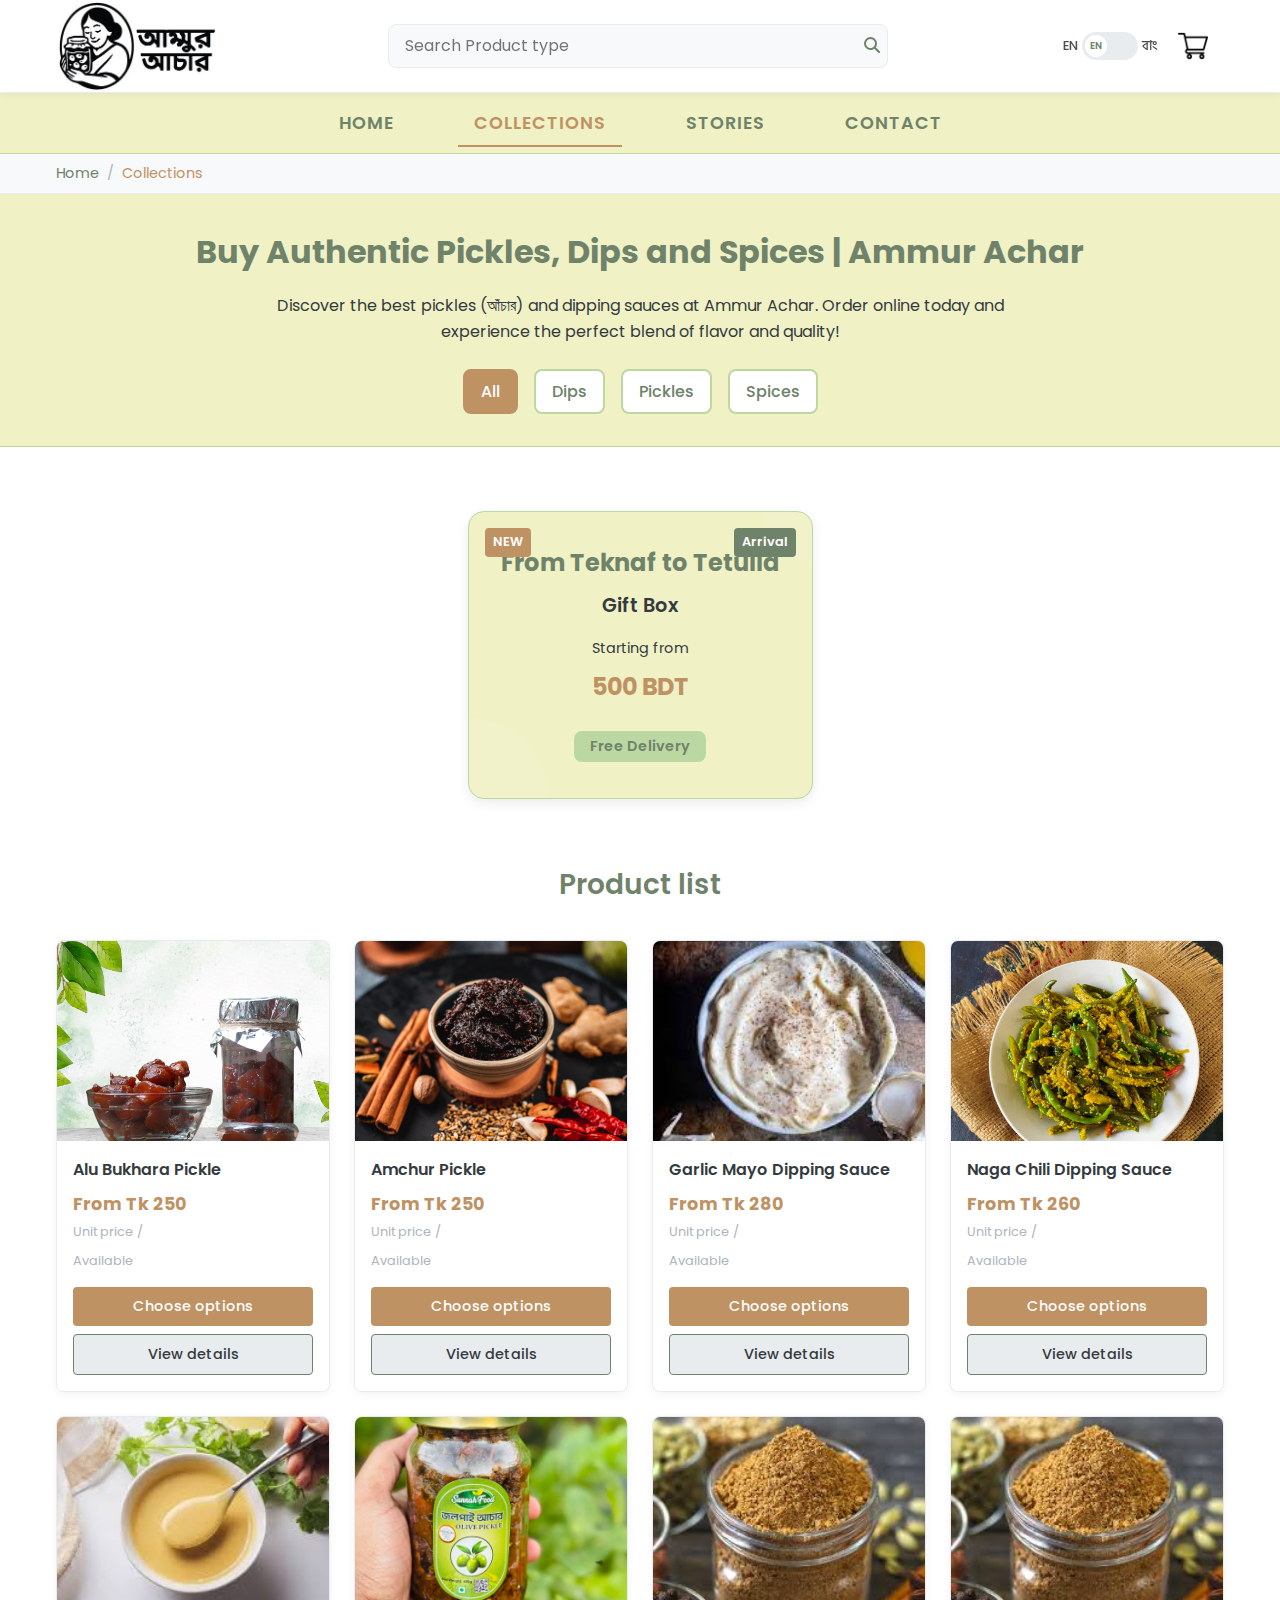
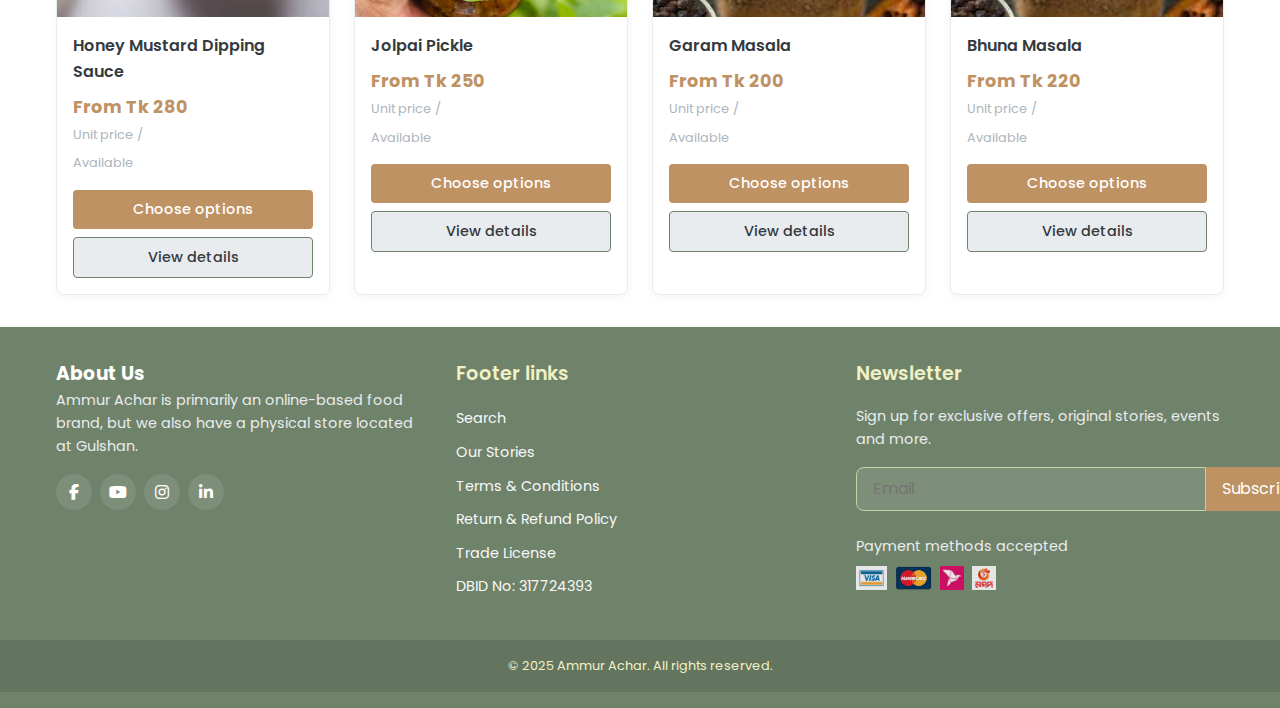
<file: collections.html>
<!DOCTYPE html>
<html lang="en">
<head>
    <meta charset="UTF-8">
    <meta name="viewport" content="width=device-width, initial-scale=1.0">
    <meta name="description" content="Browse Ammur Achar's premium collection of handmade pickles, dipping sauces, and spices. Discover authentic flavors made with natural ingredients and traditional methods.">
    <meta name="keywords" content="achar collection, pickles, dipping sauce, spices, Bangladesh, natural products">
    <title>Collections | Ammur Achar</title>
    <link rel="stylesheet" href="styles/main.css">
    <link rel="stylesheet" href="styles/collections.css">
    <link rel="stylesheet" href="styles/home.css">
    <link rel="stylesheet" href="styles/cart-buttons.css">
    <link rel="stylesheet" href="https://cdnjs.cloudflare.com/ajax/libs/font-awesome/6.4.0/css/all.min.css">
    <link href="https://fonts.googleapis.com/css2?family=Poppins:wght@300;400;500;600;700&display=swap" rel="stylesheet">
    <link href="https://fonts.googleapis.com/css2?family=Hind+Siliguri:wght@300;400;500;600;700&display=swap&font-display=swap" rel="stylesheet">
</head>
<body>
    <!-- Top Banner -->
  <!--   <div class="top-banner">
        <p><strong>Buy Any 2 Jar, Get FREE Delivery</strong></p>
        <p class="bangla-text">যেকোন ২টি জার কিনলে <strong>ফ্রি</strong> ডেলিভারি <strong>(সারাদেশে)</strong></p>
    </div>

    <!-- Header -->
    <header class="site-header">
        <div class="container">
            <div class="logo">
                <a href="index.html">
                    <img src="assets/images/logo.png" alt="Ammur Achar">
                </a>
            </div>
            
            <div class="search-bar">
                <form action="search-results.html" method="get">
                    <input type="text" name="query" placeholder="Search Product type">
                    <button type="submit"><i class="fa fa-search"></i></button>
                </form>
            </div>
            
            <div class="header-actions">
                <div class="language-switcher">
                    <span class="language-label">EN</span>
                    <label class="language-toggle" aria-label="Switch language between English and Bengali">
                        <input type="checkbox" id="language-toggle" aria-label="Language toggle">
                        <span class="language-slider"></span>
                    </label>
                    <span class="language-label bangla-text">বাং</span>
                </div>
                <a href="#" class="cart-btn"><img src="assets/images/cart.png" alt="Cart" class="cart-icon"> <span class="cart-count">0</span></a>
            </div>
            
            <div class="menu-toggle">
                <span></span>
                <span></span>
                <span></span>
            </div>
        </div>
    </header>

    <!-- Middle Navigation -->
    <nav class="middle-nav">
        <div class="container">
            <ul>
                <li><a href="index.html">Home</a></li>
                <li class="active"><a href="collections.html">Collections</a></li>
                <li><a href="blogs.html">Stories</a></li>
                <li><a href="contact.html">Contact</a></li>
            </ul>
        </div>
    </nav>

    <!-- Breadcrumbs -->
    <div class="breadcrumbs">
        <div class="container">
            <ul>
                <li><a href="index.html">Home</a></li>
                <li>Collections</li>
            </ul>
        </div>
    </div>

    <!-- Collection Header -->
    <div class="collection-header">
        <div class="container">
            <h1 data-original-text="Buy Authentic Pickles, Dips and Spices | Ammur Achar">Buy Authentic Pickles, Dips and Spices | Ammur Achar</h1>
            <p data-original-text="Discover the best pickles (আঁচার) and dipping sauces at Ammur Achar. Order online today and experience the perfect blend of flavor and quality!">Discover the best pickles (আঁচার) and dipping sauces at Ammur Achar. Order online today and experience the perfect blend of flavor and quality!</p>
            <div class="category-filters">
                <button class="category-filter active" data-category="all" data-original-text="All">All</button>
                <button class="category-filter" data-category="dips" data-original-text="Dips">Dips</button>
                <button class="category-filter" data-category="pickles" data-original-text="Pickles">Pickles</button>
                <button class="category-filter" data-category="spices" data-original-text="Spices">Spices</button>
            </div>
        </div>
    </div>

    <!-- Deals Section -->
    <section class="deals collection-deals">
        <div class="container">
            <div class="deals-content">
                <div class="deal-card">
                    <div class="badge new" data-original-text="NEW">NEW</div>
                    <div class="badge arrival" data-original-text="Arrival">Arrival</div>
                    <h3 data-original-text="From Teknaf to Tetulia">From Teknaf to Tetulia</h3>
                    <h4 data-original-text="Gift Box">Gift Box</h4>
                    <p data-original-text="Starting from">Starting from</p>
                    <p class="price" data-original-text="500 BDT">500 BDT</p>
                    <p class="free-delivery" data-original-text="Free Delivery">Free Delivery</p>
                </div>
            </div>
        </div>
    </section>

    <!-- Product Listing -->
    <section class="product-listing">
        <div class="container">
            <h2 data-original-text="Product list">Product list</h2>
            <div class="product-grid">
                <div class="product-card" data-category="pickles">
                    <div class="product-image">
                        <img src="assets/images/products/alu-bukhara.jpg" alt="Alu Bukhara Pickle">
                    </div>
                    <div class="product-info">
                        <h3 data-original-text="Alu Bukhara Pickle">Alu Bukhara Pickle</h3>
                        <p class="price" data-original-text="From Tk 250">From Tk 250</p>
                        <p class="unit-price" data-original-text="Unit price /">Unit price /</p>
                        <p class="availability" data-original-text="Available">Available</p>
                        <div class="product-actions">
                            <button class="options-btn" data-original-text="Choose options">Choose options</button>
                            <button class="view-details-btn" data-original-text="View details">View details</button>
                        </div>
                    </div>
                </div>
                <div class="product-card" data-category="pickles">
                    <div class="product-image">
                        <img src="assets/images/products/amchur.jpg" alt="Amchur Pickle">
                    </div>
                    <div class="product-info">
                        <h3 data-original-text="Amchur Pickle">Amchur Pickle</h3>
                        <p class="price" data-original-text="From Tk 250">From Tk 250</p>
                        <p class="unit-price" data-original-text="Unit price /">Unit price /</p>
                        <p class="availability" data-original-text="Available">Available</p>
                        <div class="product-actions">
                            <button class="options-btn" data-original-text="Choose options">Choose options</button>
                            <button class="view-details-btn" data-original-text="View details">View details</button>
                        </div>
                    </div>
                </div>
                <div class="product-card" data-category="dips">
                    <div class="product-image">
                        <img src="assets/images/products/garlic-mayo.jpg" alt="Garlic Mayo Dipping Sauce">
                    </div>
                    <div class="product-info">
                        <h3 data-original-text="Garlic Mayo Dipping Sauce">Garlic Mayo Dipping Sauce</h3>
                        <p class="price" data-original-text="From Tk 280">From Tk 280</p>
                        <p class="unit-price" data-original-text="Unit price /">Unit price /</p>
                        <p class="availability" data-original-text="Available">Available</p>
                        <div class="product-actions">
                            <button class="options-btn" data-original-text="Choose options">Choose options</button>
                            <button class="view-details-btn" data-original-text="View details">View details</button>
                        </div>
                    </div>
                </div>
                <div class="product-card" data-category="dips">
                    <div class="product-image">
                        <img src="assets/images/products/naga-chili.jpg" alt="Naga Chili Dipping Sauce">
                    </div>
                    <div class="product-info">
                        <h3 data-original-text="Naga Chili Dipping Sauce">Naga Chili Dipping Sauce</h3>
                        <p class="price" data-original-text="From Tk 260">From Tk 260</p>
                        <p class="unit-price" data-original-text="Unit price /">Unit price /</p>
                        <p class="availability" data-original-text="Available">Available</p>
                        <div class="product-actions">
                            <button class="options-btn" data-original-text="Choose options">Choose options</button>
                            <button class="view-details-btn" data-original-text="View details">View details</button>
                        </div>
                    </div>
                </div>
                <div class="product-card" data-category="dips">
                    <div class="product-image">
                        <img src="assets/images/products/honey-mustard.jpg" alt="Honey Mustard Dipping Sauce">
                    </div>
                    <div class="product-info">
                        <h3 data-original-text="Honey Mustard Dipping Sauce">Honey Mustard Dipping Sauce</h3>
                        <p class="price" data-original-text="From Tk 280">From Tk 280</p>
                        <p class="unit-price" data-original-text="Unit price /">Unit price /</p>
                        <p class="availability" data-original-text="Available">Available</p>
                        <div class="product-actions">
                            <button class="options-btn" data-original-text="Choose options">Choose options</button>
                            <button class="view-details-btn" data-original-text="View details">View details</button>
                        </div>
                    </div>
                </div>
                <div class="product-card" data-category="pickles">
                    <div class="product-image">
                        <img src="assets/images/products/jolpai.jpg" alt="Jolpai Pickle">
                    </div>
                    <div class="product-info">
                        <h3 data-original-text="Jolpai Pickle">Jolpai Pickle</h3>
                        <p class="price" data-original-text="From Tk 250">From Tk 250</p>
                        <p class="unit-price" data-original-text="Unit price /">Unit price /</p>
                        <p class="availability" data-original-text="Available">Available</p>
                        <div class="product-actions">
                            <button class="options-btn" data-original-text="Choose options">Choose options</button>
                            <button class="view-details-btn" data-original-text="View details">View details</button>
                        </div>
                    </div>
                </div>
                <div class="product-card" data-category="spices">
                    <div class="product-image">
                        <img src="assets/images/products/garam-masala.jpg" alt="Garam Masala">
                    </div>
                    <div class="product-info">
                        <h3 data-original-text="Garam Masala">Garam Masala</h3>
                        <p class="price" data-original-text="From Tk 200">From Tk 200</p>
                        <p class="unit-price" data-original-text="Unit price /">Unit price /</p>
                        <p class="availability" data-original-text="Available">Available</p>
                        <div class="product-actions">
                            <button class="options-btn" data-original-text="Choose options">Choose options</button>
                            <button class="view-details-btn" data-original-text="View details">View details</button>
                        </div>
                    </div>
                </div>
                <div class="product-card" data-category="spices">
                    <div class="product-image">
                        <img src="assets/images/products/bhuna-masala.jpg" alt="Bhuna Masala">
                    </div>
                    <div class="product-info">
                        <h3 data-original-text="Bhuna Masala">Bhuna Masala</h3>
                        <p class="price" data-original-text="From Tk 220">From Tk 220</p>
                        <p class="unit-price" data-original-text="Unit price /">Unit price /</p>
                        <p class="availability" data-original-text="Available">Available</p>
                        <div class="product-actions">
                            <button class="options-btn" data-original-text="Choose options">Choose options</button>
                            <button class="view-details-btn" data-original-text="View details">View details</button>
                        </div>
                    </div>
                </div>
            </div>
        </div>
    </section>

    <!-- Cart Modal -->
    <div class="cart-modal">
        <div class="cart-content">
            <div class="cart-header">
                <h3 data-original-text="Your Cart">Your Cart</h3>
                <button class="close-btn">&times;</button>
            </div>
            
            <div class="cart-empty">
                <p data-original-text="Your cart is empty">Your cart is empty</p>
                <button class="start-shopping-btn" data-original-text="Start Shopping">Start Shopping</button>
            </div>
            
            <!-- Cart items will be dynamically inserted here by JS -->
            
            <div class="cart-footer">
                <div class="subtotal">
                    <span data-original-text="Subtotal">Subtotal</span>
                    <span>Tk 0 BDT</span>
                </div>
                <p class="shipping-note" data-original-text="Shipping & taxes calculated at checkout">Shipping & taxes calculated at checkout</p>
                <button class="checkout-btn" data-original-text="Checkout">Checkout</button>
            </div>
        </div>
    </div>

    <!-- Back to Top -->
    <a href="#" class="back-to-top">
        <svg xmlns="http://www.w3.org/2000/svg" width="24" height="24" viewBox="0 0 24 24" fill="none" stroke="currentColor" stroke-width="2" stroke-linecap="round" stroke-linejoin="round">
            <path d="M18 15l-6-6-6 6"/>
        </svg>
    </a>

    <!-- Footer -->
    <footer class="site-footer">
        <div class="container">
            <div class="footer-about">
                <h3 data-original-text="About Us">About Us</h3>
                <p data-original-text="Ammur Achar is primarily an online-based food brand, but we also have a physical store located at Gulshan.">Ammur Achar is primarily an online-based food brand, but we also have a physical store located at Gulshan.</p>
                <div class="social-links">
                    <a href="https://www.facebook.com/ammurachari" class="social-link"><i class="fab fa-facebook-f"></i></a>
                    <a href="https://www.youtube.com/ammurachari" class="social-link"><i class="fab fa-youtube"></i></a>
                    <a href="https://www.instagram.com/ammurachari" class="social-link"><i class="fab fa-instagram"></i></a>
                    <a href="https://www.linkedin.com/company/ammurachari" class="social-link"><i class="fab fa-linkedin-in"></i></a>
                </div>
            </div>
            <div class="footer-links">
                <h3 data-original-text="Footer links">Footer links</h3>
                <ul>
                    <li><a href="#" data-original-text="Search">Search</a></li>
                    <li><a href="blogs.html" data-original-text="Our Stories">Our Stories</a></li>
                    <li><a href="#" data-original-text="Terms & Conditions">Terms & Conditions</a></li>
                    <li><a href="#" data-original-text="Return & Refund Policy">Return & Refund Policy</a></li>
                    <li><a href="#" data-original-text="Trade License">Trade License</a></li>
                    <li><a href="#" data-original-text="DBID No: 317724393">DBID No: 317724393</a></li>
                </ul>
            </div>
            <div class="footer-newsletter">
                <h3>Newsletter</h3>
                <p>Sign up for exclusive offers, original stories, events and more.</p>
                <form action="#" method="post" class="newsletter-form">
                    <label for="newsletter-email-collections" class="visually-hidden">Email address</label>
                    <input type="email" id="newsletter-email-collections" name="email" placeholder="Email" required aria-required="true">
                    <button type="submit">Subscribe</button>
                </form>
                <div class="payment-methods">
                    <p>Payment methods accepted</p>
                    <div class="payment-icons">
                        <img src="assets/images/payment/visa.png" alt="Visa">
                        <img src="assets/images/payment/mastercard.png" alt="Mastercard">
                        <img src="assets/images/payment/bkash.png" alt="bKash">
                        <img src="assets/images/payment/nagad.png" alt="Nagad">
                    </div>
                </div>
            </div>
        </div>
        <div class="copyright">
            <p>&copy; 2025 Ammur Achar. All rights reserved.</p>
        </div>
    </footer>

    <!-- Options Modal -->
    <div class="options-modal" id="optionsModal">
        <div class="options-content">
            <div class="options-header">
                <h3 data-original-text="Product Options">Product Options</h3>
                <button class="close-btn">&times;</button>
            </div>
            <div class="options-body">
                <!-- Content dynamically inserted by JS -->
            </div>
        </div>
    </div>

    <!-- Cart Overlay and Notification -->
    <div class="cart-overlay"></div>
    <div class="cart-notification">
      <div class="cart-notification-content">
        <div class="cart-notification-icon">
          <i class="fa-solid fa-check"></i>
        </div>
        <div class="cart-notification-text">
          <h3 class="cart-notification-title" data-original-text="Added to Cart">Added to Cart</h3>
          <p class="cart-notification-message" data-original-text="Item successfully added to your cart">Item successfully added to your cart</p>
        </div>
      </div>
      <button class="view-cart-btn" data-original-text="View Cart">View Cart</button>
    </div>

    <!-- Product Details Modal -->
    <div class="product-details-modal">
      <div class="product-details-content">
        <div class="product-details-header">
          <h3 data-original-text="Product Details">Product Details</h3>
          <button class="close-btn">&times;</button>
        </div>
        <div class="product-details-body">
          <div class="product-details-image">
            <!-- Product image will be dynamically inserted here -->
          </div>
          <div class="product-details-info">
            <h2 class="product-details-title"><!-- Product title will be inserted here --></h2>
            <p class="product-details-price"><!-- Price will be inserted here --></p>
            <p class="product-details-availability"><!-- Availability will be inserted here --></p>
            <div class="product-details-description">
              <h4 data-original-text="Description">Description</h4>
              <p><!-- Product description will be inserted here --></p>
            </div>
            <div class="product-details-ingredients">
              <h4 data-original-text="Ingredients">Ingredients</h4>
              <p><!-- Product ingredients will be inserted here --></p>
            </div>
            <div class="product-details-nutrition">
              <h4 data-original-text="Nutrition Facts">Nutrition Facts</h4>
              <ul>
                <!-- Nutrition facts will be inserted here -->
              </ul>
            </div>
            <div class="product-details-actions">
              <button class="options-btn" data-original-text="Choose options">Choose options</button>
            </div>
          </div>
        </div>
      </div>
    </div>

    <!-- Scripts -->
    <script src="js/language.js" onerror="console.error('Failed to load language.js. Language switching functionality may be limited.')"></script>
    <script src="js/main.js" onerror="console.error('Failed to load main.js. Some site functionality may be limited.')"></script>
    
    <!-- Extra Scripts -->
    <script>
        // Apply fix for options button on page load
        window.addEventListener('load', function() {
            if (typeof fixOptionButtons === 'function') {
                console.log("Running options button fix from onload");
                setTimeout(fixOptionButtons, 500);
                
                // Also fix buttons when language is changed
                const langToggle = document.getElementById('language-toggle');
                if (langToggle) {
                    langToggle.addEventListener('change', function() {
                        console.log("Language toggled, fixing buttons");
                        setTimeout(fixOptionButtons, 500);
                    });
                }
                
                // Also fix buttons when category filter is clicked
                const categoryFilters = document.querySelectorAll('.category-filter');
                if (categoryFilters.length) {
                    categoryFilters.forEach(filter => {
                        filter.addEventListener('click', function() {
                            console.log("Category filter clicked, fixing buttons");
                            setTimeout(fixOptionButtons, 500);
                        });
                    });
                }
            }
        });
    </script>
    
    <!-- Force language check on page load -->
    <script>
        document.addEventListener('DOMContentLoaded', function() {
            const savedLanguage = localStorage.getItem('language');
            if (savedLanguage === 'bn') {
                setTimeout(function() {
                    if (window.setLanguage) {
                        window.setLanguage('bn');
                    }
                }, 500);
            }
        });
    </script>
</body>
</html>
</file>
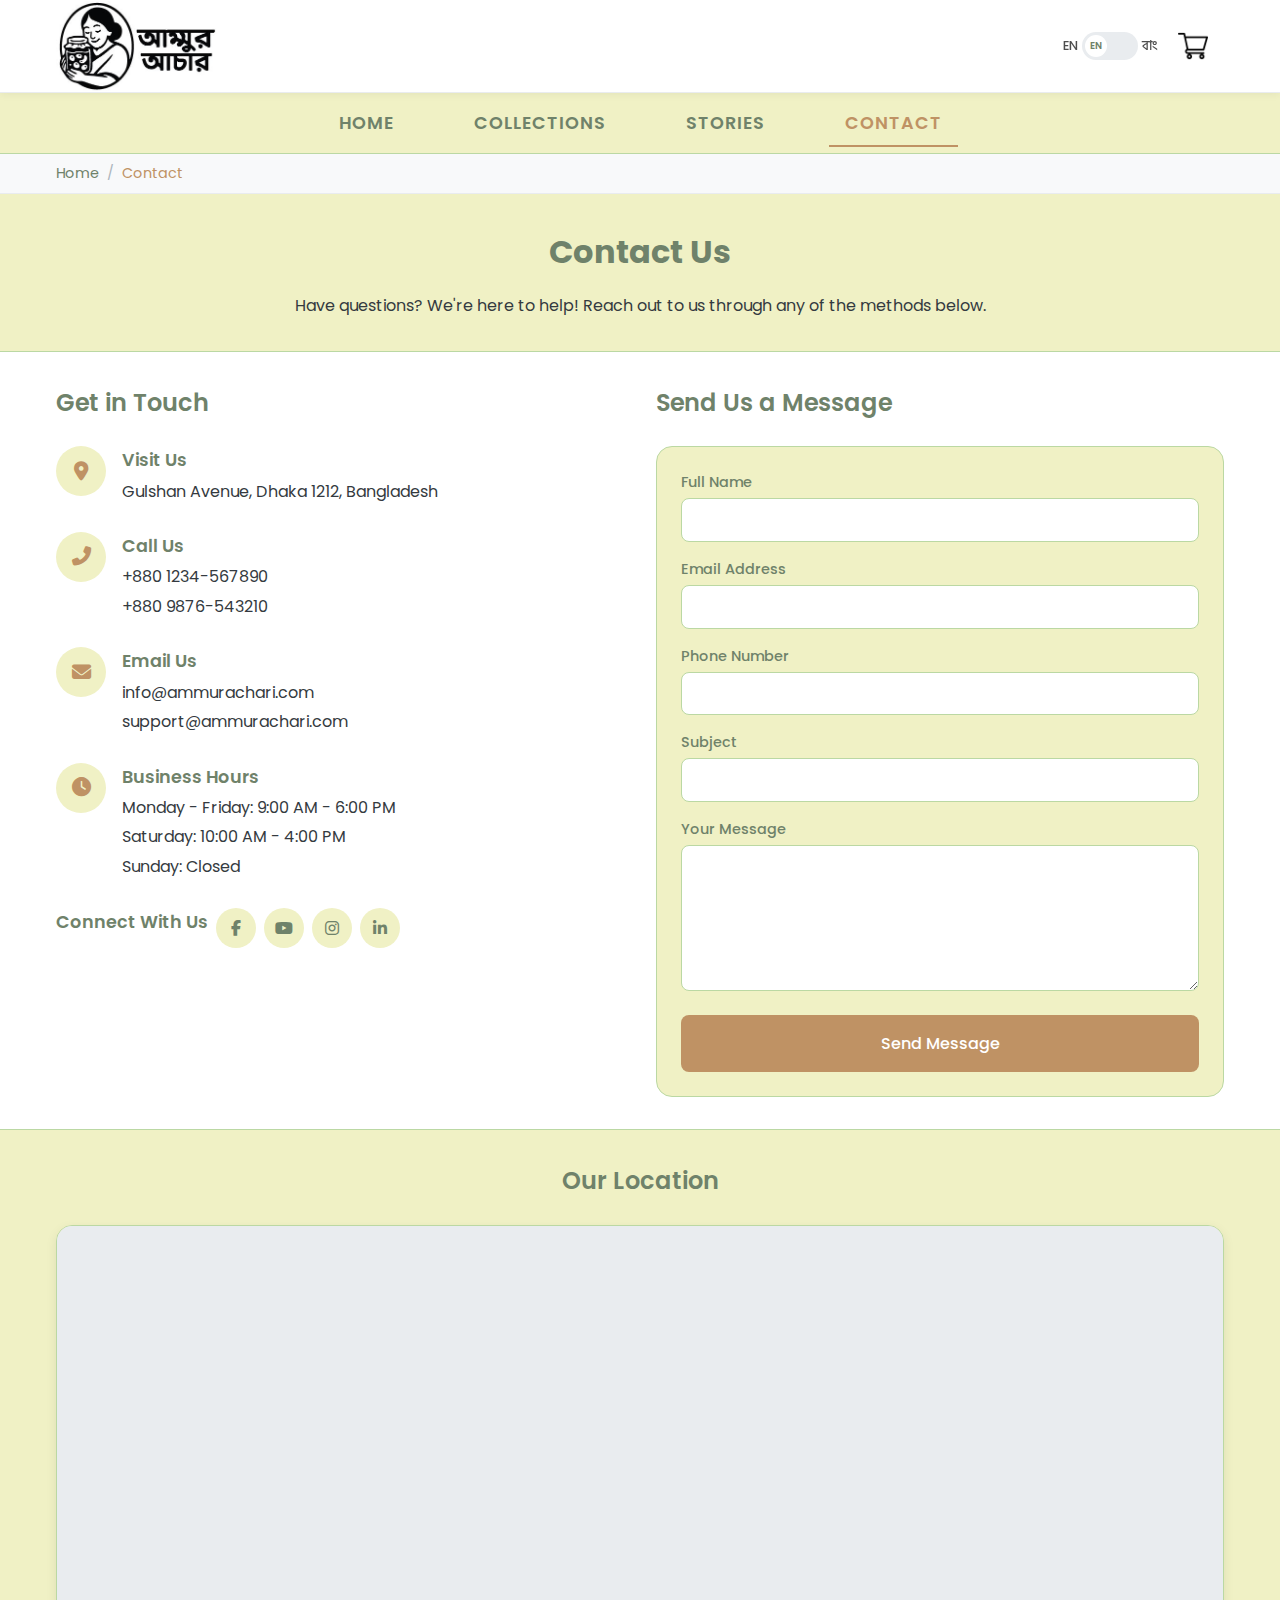
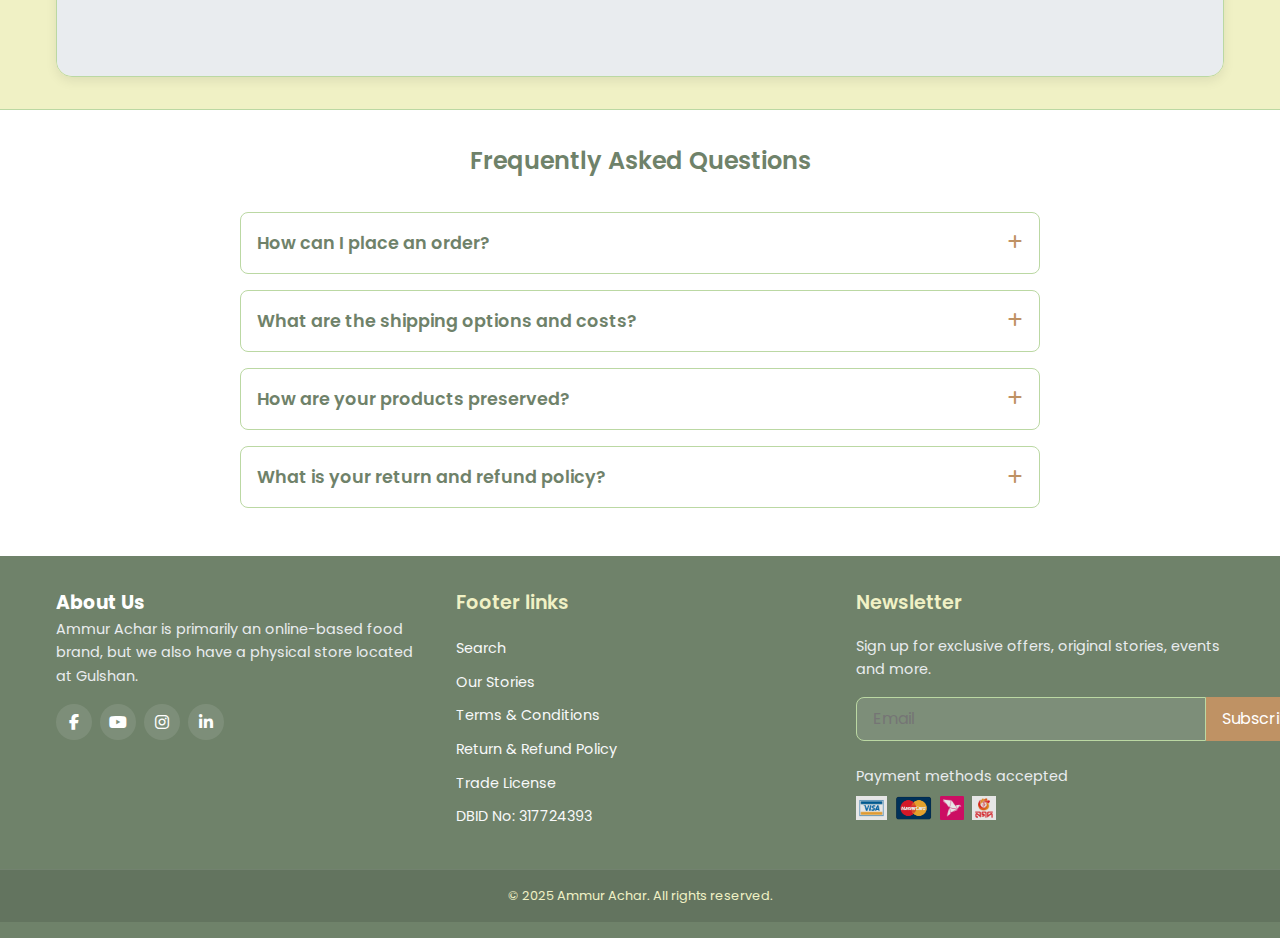
<file: contact.html>
<!DOCTYPE html>
<html lang="en">
<head>
    <meta charset="UTF-8">
    <meta name="viewport" content="width=device-width, initial-scale=1.0">
    <meta name="description" content="Contact Ammur Achar for inquiries about our premium pickles, dipping sauces, and spices. Find our location, business hours, and various ways to reach our customer service team.">
    <meta name="keywords" content="contact ammur achar, pickle store contact, Bengali food contact, order pickles, customer service">
    <title>Contact Us | Ammur Achar</title>
    <link rel="stylesheet" href="styles/main.css">
    <link rel="stylesheet" href="styles/contact.css">
    <link rel="stylesheet" href="styles/home.css">
    <link rel="stylesheet" href="https://cdnjs.cloudflare.com/ajax/libs/font-awesome/6.4.0/css/all.min.css">
    <link href="https://fonts.googleapis.com/css2?family=Poppins:wght@300;400;500;600;700&display=swap" rel="stylesheet">
    <link href="https://fonts.googleapis.com/css2?family=Hind+Siliguri:wght@300;400;500;600;700&display=swap&font-display=swap" rel="stylesheet">
</head>
<body>
    <!-- Top Banner -->
 <!--    <div class="top-banner">
        <p><strong>Buy Any 2 Jar, Get FREE Delivery</strong></p>
        <p class="bangla-text">যেকোন ২টি জার কিনলে <strong>ফ্রি</strong> ডেলিভারি <strong>(সারাদেশে)</strong></p>
    </div>

    <!-- Header -->
    <header class="site-header">
        <div class="container">
            <div class="logo">
                <a href="index.html">
                    <img src="assets/images/logo.png" alt="Ammur Achar">
                </a>
            </div>
            
            <div class="header-actions">
                <div class="language-switcher">
                    <span class="language-label">EN</span>
                    <label class="language-toggle" aria-label="Switch language between English and Bengali">
                        <input type="checkbox" id="language-toggle" aria-label="Language toggle">
                        <span class="language-slider"></span>
                    </label>
                    <span class="language-label bangla-text">বাং</span>
                </div>
                <a href="#" class="cart-btn"><img src="assets/images/cart.png" alt="Cart" class="cart-icon"> <span class="cart-count">0</span></a>
            </div>
            
            <div class="menu-toggle">
                <span></span>
                <span></span>
                <span></span>
            </div>
        </div>
    </header>

    <!-- Middle Navigation -->
    <nav class="middle-nav">
        <div class="container">
            <ul>
                <li><a href="index.html">Home</a></li>
                <li><a href="collections.html">Collections</a></li>
                <li><a href="blogs.html">Stories</a></li>
                <li class="active"><a href="contact.html">Contact</a></li>
            </ul>
        </div>
    </nav>

    <!-- Breadcrumbs -->
    <div class="breadcrumbs">
        <div class="container">
            <ul>
                <li><a href="index.html">Home</a></li>
                <li>Contact</li>
            </ul>
        </div>
    </div>

    <!-- Contact Header -->
    <div class="contact-header">
        <div class="container">
            <h1>Contact Us</h1>
            <p>Have questions? We're here to help! Reach out to us through any of the methods below.</p>
        </div>
    </div>

    <!-- Contact Section -->
    <section class="contact">
        <div class="container">
            <div class="contact-content">
                <div class="contact-info">
                    <h2>Get in Touch</h2>
                    <div class="info-item">
                        <div class="icon"><i class="fas fa-map-marker-alt"></i></div>
                        <div class="info">
                            <h3>Visit Us</h3>
                            <p>Gulshan Avenue, Dhaka 1212, Bangladesh</p>
                        </div>
                    </div>
                    <div class="info-item">
                        <div class="icon"><i class="fas fa-phone-alt"></i></div>
                        <div class="info">
                            <h3>Call Us</h3>
                            <p>+880 1234-567890</p>
                            <p>+880 9876-543210</p>
                        </div>
                    </div>
                    <div class="info-item">
                        <div class="icon"><i class="fas fa-envelope"></i></div>
                        <div class="info">
                            <h3>Email Us</h3>
                            <p>info@ammurachari.com</p>
                            <p>support@ammurachari.com</p>
                        </div>
                    </div>
                    <div class="info-item">
                        <div class="icon"><i class="fas fa-clock"></i></div>
                        <div class="info">
                            <h3>Business Hours</h3>
                            <p>Monday - Friday: 9:00 AM - 6:00 PM</p>
                            <p>Saturday: 10:00 AM - 4:00 PM</p>
                            <p>Sunday: Closed</p>
                        </div>
                    </div>
                    <div class="social-links">
                        <h3>Connect With Us</h3>
                        <div class="social-icons">
                            <a href="#" class="social-icon"><i class="fab fa-facebook-f"></i></a>
                            <a href="#" class="social-icon"><i class="fab fa-youtube"></i></a>
                            <a href="#" class="social-icon"><i class="fab fa-instagram"></i></a>
                            <a href="#" class="social-icon"><i class="fab fa-linkedin-in"></i></a>
                        </div>
                    </div>
                </div>
                <div class="contact-form-container">
                    <h2>Send Us a Message</h2>
                    <form class="contact-form" action="#" method="post">
                        <div class="form-group">
                            <label for="name">Full Name</label>
                            <input type="text" id="name" name="name" required aria-required="true">
                        </div>
                        <div class="form-group">
                            <label for="email">Email Address</label>
                            <input type="email" id="email" name="email" required aria-required="true">
                        </div>
                        <div class="form-group">
                            <label for="phone">Phone Number</label>
                            <input type="tel" id="phone" name="phone" pattern="[0-9\+\-\s]{10,15}">
                        </div>
                        <div class="form-group">
                            <label for="subject">Subject</label>
                            <input type="text" id="subject" name="subject" required aria-required="true">
                        </div>
                        <div class="form-group">
                            <label for="message">Your Message</label>
                            <textarea id="message" name="message" rows="5" required aria-required="true"></textarea>
                        </div>
                        <button type="submit" class="submit-btn">Send Message</button>
                    </form>
                </div>
            </div>
        </div>
    </section>

    <!-- Map Section -->
    <section class="map-section">
        <div class="container">
            <h2>Our Location</h2>
            <div class="map-container">
                <!-- Placeholder for the map, in a real implementation this would be a Google Maps or other map service embed -->
                <div class="map-placeholder">
                    <iframe src="https://www.google.com/maps/embed?pb=!1m18!1m12!1m3!1d14602.700311876755!2d90.41351694999999!3d23.7944609!2m3!1f0!2f0!3f0!3m2!1i1024!2i768!4f13.1!3m3!1m2!1s0x3755c7715a40c603%3A0xec01cd75f33139f5!2sGulshan%2C%20Dhaka!5e0!3m2!1sen!2sbd!4v1649959746661!5m2!1sen!2sbd" width="100%" height="450" style="border:0;" allowfullscreen="" loading="lazy" referrerpolicy="no-referrer-when-downgrade"></iframe>
                </div>
            </div>
        </div>
    </section>

    <!-- FAQ Section -->
    <section class="faq-section">
        <div class="container">
            <h2>Frequently Asked Questions</h2>
            <div class="faq-container">
                <div class="faq-item">
                    <div class="faq-question">
                        <h3>How can I place an order?</h3>
                        <span class="toggle-icon"><i class="fas fa-plus"></i></span>
                    </div>
                    <div class="faq-answer">
                        <p>You can place an order directly through our website by selecting your desired products, adding them to your cart, and proceeding to checkout. Alternatively, you can also call our customer service number or send us an email with your order details.</p>
                    </div>
                </div>
                <div class="faq-item">
                    <div class="faq-question">
                        <h3>What are the shipping options and costs?</h3>
                        <span class="toggle-icon"><i class="fas fa-plus"></i></span>
                    </div>
                    <div class="faq-answer">
                        <p>We offer free delivery nationwide when you purchase any 2 jars. For single jar purchases, a nominal delivery fee applies based on your location. Deliveries typically take 2-3 business days within Dhaka and 3-5 business days for other areas in Bangladesh.</p>
                    </div>
                </div>
                <div class="faq-item">
                    <div class="faq-question">
                        <h3>How are your products preserved?</h3>
                        <span class="toggle-icon"><i class="fas fa-plus"></i></span>
                    </div>
                    <div class="faq-answer">
                        <p>Our products are preserved using traditional methods without any artificial preservatives. We rely on natural ingredients like salt, vinegar, oil, and spices for preservation, ensuring both safety and authentic flavor. All our products undergo strict quality checks and are ISO certified.</p>
                    </div>
                </div>
                <div class="faq-item">
                    <div class="faq-question">
                        <h3>What is your return and refund policy?</h3>
                        <span class="toggle-icon"><i class="fas fa-plus"></i></span>
                    </div>
                    <div class="faq-answer">
                        <p>We accept returns for damaged or incorrect products within 7 days of delivery. Please contact our customer service team with your order number and details of the issue. Refunds will be processed within 5-7 business days after we receive and verify the returned item.</p>
                    </div>
                </div>
            </div>
        </div>
    </section>

    <!-- Cart Modal -->
    <div class="cart-modal">
        <div class="cart-content">
            <div class="cart-header">
                <h3>Your Cart</h3>
                <button class="close-btn">&times;</button>
            </div>
            
            <div class="cart-empty">
               
                <p>Your cart is empty</p>
                <button class="start-shopping-btn">Start Shopping</button>
            </div>
            
            <!-- Cart items will be dynamically inserted here by JS -->
            
            <div class="cart-footer">
                <div class="subtotal">
                    <span>Subtotal</span>
                    <span>Tk 0 BDT</span>
                </div>
                <p class="shipping-note">Shipping & taxes calculated at checkout</p>
                <button class="checkout-btn">Checkout</button>
            </div>
        </div>
    </div>

    <!-- Back to Top -->
    <a href="#" class="back-to-top">
        <svg xmlns="http://www.w3.org/2000/svg" width="24" height="24" viewBox="0 0 24 24" fill="none" stroke="currentColor" stroke-width="2" stroke-linecap="round" stroke-linejoin="round">
            <path d="M18 15l-6-6-6 6"/>
        </svg>
    </a>

    <!-- Footer -->
    <footer class="site-footer">
        <div class="container">
            <div class="footer-about">
                <h3 data-original-text="About Us">About Us</h3>
                <p data-original-text="Ammur Achar is primarily an online-based food brand, but we also have a physical store located at Gulshan.">Ammur Achar is primarily an online-based food brand, but we also have a physical store located at Gulshan.</p>
                <div class="social-links">
                    <a href="https://www.facebook.com/ammurachari" class="social-link"><i class="fab fa-facebook-f"></i></a>
                    <a href="https://www.youtube.com/ammurachari" class="social-link"><i class="fab fa-youtube"></i></a>
                    <a href="https://www.instagram.com/ammurachari" class="social-link"><i class="fab fa-instagram"></i></a>
                    <a href="https://www.linkedin.com/company/ammurachari" class="social-link"><i class="fab fa-linkedin-in"></i></a>
                </div>
            </div>
            <div class="footer-links">
                <h3 data-original-text="Footer links">Footer links</h3>
                <ul>
                    <li><a href="#" data-original-text="Search">Search</a></li>
                    <li><a href="blogs.html" data-original-text="Our Stories">Our Stories</a></li>
                    <li><a href="#" data-original-text="Terms & Conditions">Terms & Conditions</a></li>
                    <li><a href="#" data-original-text="Return & Refund Policy">Return & Refund Policy</a></li>
                    <li><a href="#" data-original-text="Trade License">Trade License</a></li>
                    <li><a href="#" data-original-text="DBID No: 317724393">DBID No: 317724393</a></li>
                </ul>
            </div>
            <div class="footer-newsletter">
                <h3>Newsletter</h3>
                <p>Sign up for exclusive offers, original stories, events and more.</p>
                <form action="#" method="post" class="newsletter-form">
                    <label for="newsletter-email-contact" class="visually-hidden">Email address</label>
                    <input type="email" id="newsletter-email-contact" name="email" placeholder="Email" required aria-required="true">
                    <button type="submit">Subscribe</button>
                </form>
                <div class="payment-methods">
                    <p>Payment methods accepted</p>
                    <div class="payment-icons">
                        <img src="assets/images/payment/visa.png" alt="Visa">
                        <img src="assets/images/payment/mastercard.png" alt="Mastercard">
                        <img src="assets/images/payment/bkash.png" alt="bKash">
                        <img src="assets/images/payment/nagad.png" alt="Nagad">
                    </div>
                </div>
            </div>
        </div>
        <div class="copyright">
            <p>&copy; 2025 Ammur Achar. All rights reserved.</p>
        </div>
    </footer>

    <!-- Scripts -->
    <script src="js/language.js" onerror="console.error('Failed to load language.js. Language switching functionality may be limited.')"></script>
    <script src="js/main.js" onerror="console.error('Failed to load main.js. Some site functionality may be limited.')"></script>
    
    <!-- Options Modal -->
    <div class="options-modal">
      <div class="options-content">
        <div class="options-header">
          <h3>Product Options</h3>
          <button class="close-btn">&times;</button>
        </div>
        <div class="options-body">
          <!-- Content dynamically inserted by JS -->
        </div>
      </div>
    </div>
    
    <!-- Cart Overlay and Notification -->
    <div class="cart-overlay"></div>
    <div class="cart-notification">
      <div class="cart-notification-content">
        <div class="cart-notification-icon">
          <i class="fa-solid fa-check"></i>
        </div>
        <div class="cart-notification-text">
          <h3 class="cart-notification-title">Added to Cart</h3>
          <p class="cart-notification-message">Item successfully added to your cart</p>
        </div>
      </div>
      <button class="view-cart-btn">View Cart</button>
    </div>

    <!-- Force language check on page load -->
    <script>
        document.addEventListener('DOMContentLoaded', function() {
            const savedLanguage = localStorage.getItem('language');
            if (savedLanguage === 'bn') {
                setTimeout(function() {
                    if (window.setLanguage) {
                        window.setLanguage('bn');
                    }
                }, 500);
            }
        });
    </script>
</body>
</html>
</file>
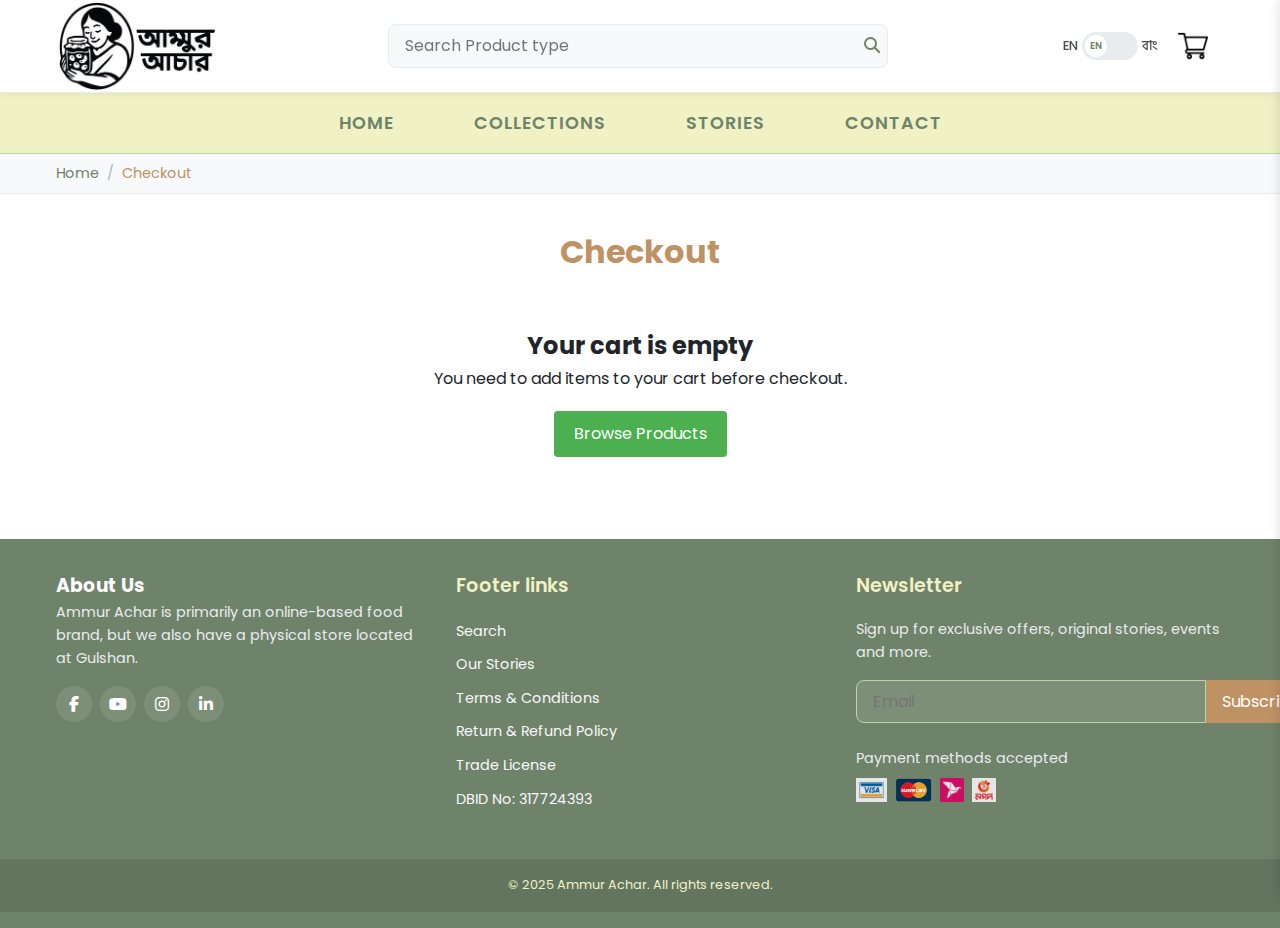
<file: order.html>
<!DOCTYPE html>
<html lang="en">
<head>
    <meta charset="UTF-8">
    <meta name="viewport" content="width=device-width, initial-scale=1.0">
    <meta name="description" content="Securely checkout and complete your order for premium pickles, dipping sauces, and spices from Ammur Achar. Multiple payment options available.">
    <meta name="keywords" content="ammur achar checkout, order pickles, buy dipping sauce, Bengali food order, secure checkout">
    <title>Checkout | Ammur Achar</title>
    <link rel="preload" as="image" href="assets/images/logo.png">
    <link rel="stylesheet" href="styles/main.css">
    <link rel="stylesheet" href="styles/order.css">
    <link rel="stylesheet" href="styles/cart-buttons.css">
    <link rel="stylesheet" href="https://cdnjs.cloudflare.com/ajax/libs/font-awesome/6.4.0/css/all.min.css">
    <link href="https://fonts.googleapis.com/css2?family=Poppins:wght@300;400;500;600;700&display=swap" rel="stylesheet">
    <link href="https://fonts.googleapis.com/css2?family=Hind+Siliguri:wght@300;400;500;600;700&display=swap&font-display=swap" rel="stylesheet">
</head>
<body>
    <!-- Top Banner -->
   <!--  <div class="top-banner">
        <p><strong>Buy Any 2 Jar, Get FREE Delivery</strong></p>
        <p class="bangla-text">যেকোন ২টি জার কিনলে <strong>ফ্রি</strong> ডেলিভারি <strong>(সারাদেশে)</strong></p>
    </div>

    <!-- Header -->
    <header class="site-header">
        <div class="container">
            <div class="logo">
                <a href="index.html">
                    <img src="assets/images/logo.png" alt="Ammur Achar">
                </a>
            </div>
            <div class="search-bar">
                <form action="search-results.html" method="get">
                    <input type="text" name="query" placeholder="Search Product type">
                    <button type="submit"><i class="fa fa-search"></i></button>
                </form>
            </div>
            <div class="header-actions">
                <div class="language-switcher">
                    <span class="language-label">EN</span>
                    <label class="language-toggle" aria-label="Switch language between English and Bengali">
                        <input type="checkbox" id="language-toggle" aria-label="Language toggle">
                        <span class="language-slider"></span>
                    </label>
                    <span class="language-label bangla-text">বাং</span>
                </div>
                <a href="#" class="cart-btn"><img src="assets/images/cart.png" alt="Cart" class="cart-icon"> <span class="cart-count">0</span></a>
            </div>
            
            <div class="menu-toggle">
                <span></span>
                <span></span>
                <span></span>
            </div>
        </div>
    </header>

    <!-- Middle Navigation -->
    <nav class="middle-nav">
        <div class="container">
            <ul>
                <li><a href="index.html">Home</a></li>
                <li><a href="collections.html">Collections</a></li>
                <li><a href="blogs.html">Stories</a></li>
                <li><a href="contact.html">Contact</a></li>
            </ul>
        </div>
    </nav>

    <!-- Breadcrumbs -->
    <div class="breadcrumbs">
        <div class="container">
            <ul>
                <li><a href="index.html">Home</a></li>
                <li>Checkout</li>
            </ul>
        </div>
    </div>

    <!-- Checkout Section -->
    <section class="checkout-section">
        <div class="container">
            <h1>Checkout</h1>
            <div class="checkout-container">
                <!-- Left column - Order form -->
                <div class="checkout-form-container">
                    <h2>Shipping Information</h2>
                    <form id="order-form">
                        <div class="form-group">
                            <label for="full-name">Full Name</label>
                            <input type="text" id="full-name" name="fullName" required aria-required="true">
                        </div>
                        <div class="form-group">
                            <label for="email">Email Address</label>
                            <input type="email" id="email" name="email" required aria-required="true">
                        </div>
                        <div class="form-group">
                            <label for="phone">Phone Number</label>
                            <input type="tel" id="phone" name="phone" required aria-required="true" pattern="[0-9\+\-\s]{10,15}">
                        </div>
                        <div class="form-group">
                            <label for="address">Full Address</label>
                            <textarea id="address" name="address" rows="3" required aria-required="true"></textarea>
                        </div>
                        <div class="form-group">
                            <label for="city">City</label>
                            <input type="text" id="city" name="city" required aria-required="true">
                        </div>
                        <div class="form-group">
                            <label for="postal-code">Postal Code</label>
                            <input type="text" id="postal-code" name="postalCode">
                        </div>
                        <div class="form-group">
                            <label for="notes">Order Notes (Optional)</label>
                            <textarea id="notes" name="notes" rows="2"></textarea>
                        </div>
                        
                        <h2>Payment Method</h2>
                        <div class="payment-methods">
                            <div class="payment-method">
                                <input type="radio" id="cash-on-delivery" name="paymentMethod" value="cash-on-delivery" checked>
                                <label for="cash-on-delivery">Cash on Delivery</label>
                            </div>
                            <div class="payment-method">
                                <input type="radio" id="bkash" name="paymentMethod" value="bkash">
                                <label for="bkash">bKash</label>
                            </div>
                            <div class="payment-method">
                                <input type="radio" id="nagad" name="paymentMethod" value="nagad">
                                <label for="nagad">Nagad</label>
                            </div>
                            <div class="payment-method">
                                <input type="radio" id="card" name="paymentMethod" value="card">
                                <label for="card">Credit/Debit Card</label>
                            </div>
                        </div>
                        
                        <button type="submit" class="place-order-btn">Place Order</button>
                    </form>
                </div>
                
                <!-- Right column - Order summary -->
                <div class="order-summary-container">
                    <h2>Order Summary</h2>
                    <div class="order-items">
                        <!-- Order items will be inserted here by JS -->
                    </div>
                    <div class="order-totals">
                        <div class="order-subtotal">
                            <span>Subtotal</span>
                            <span id="order-subtotal">Tk 0</span>
                        </div>
                        <div class="order-shipping">
                            <span>Shipping</span>
                            <span id="order-shipping">Tk 60</span>
                        </div>
                        <div class="order-total">
                            <span>Total</span>
                            <span id="order-total">Tk 0</span>
                        </div>
                    </div>
                </div>
            </div>
        </div>
    </section>

    <!-- Back to Top -->
    <a href="#" class="back-to-top">
        <svg xmlns="http://www.w3.org/2000/svg" width="24" height="24" viewBox="0 0 24 24" fill="none" stroke="currentColor" stroke-width="2" stroke-linecap="round" stroke-linejoin="round">
            <path d="M18 15l-6-6-6 6"/>
        </svg>
    </a>

    <!-- Footer -->
    <footer class="site-footer">
        <div class="container">
            <div class="footer-about">
                <h3 data-original-text="About Us">About Us</h3>
                <p data-original-text="Ammur Achar is primarily an online-based food brand, but we also have a physical store located at Gulshan.">Ammur Achar is primarily an online-based food brand, but we also have a physical store located at Gulshan.</p>
                <div class="social-links">
                    <a href="https://www.facebook.com/ammurachari" class="social-link" aria-label="Follow us on Facebook" target="_blank" rel="noopener"><i class="fab fa-facebook-f"></i></a>
                    <a href="https://www.youtube.com/ammurachari" class="social-link" aria-label="Subscribe to our YouTube channel" target="_blank" rel="noopener"><i class="fab fa-youtube"></i></a>
                    <a href="https://www.instagram.com/ammurachari" class="social-link" aria-label="Follow us on Instagram" target="_blank" rel="noopener"><i class="fab fa-instagram"></i></a>
                    <a href="https://www.linkedin.com/company/ammurachari" class="social-link" aria-label="Connect with us on LinkedIn" target="_blank" rel="noopener"><i class="fab fa-linkedin-in"></i></a>
                </div>
            </div>
            <div class="footer-links">
                <h3 data-original-text="Footer links">Footer links</h3>
                <ul>
                    <li><a href="#" data-original-text="Search">Search</a></li>
                    <li><a href="blogs.html" data-original-text="Our Stories">Our Stories</a></li>
                    <li><a href="#" data-original-text="Terms & Conditions">Terms & Conditions</a></li>
                    <li><a href="#" data-original-text="Return & Refund Policy">Return & Refund Policy</a></li>
                    <li><a href="#" data-original-text="Trade License">Trade License</a></li>
                    <li><a href="#" data-original-text="DBID No: 317724393">DBID No: 317724393</a></li>
                </ul>
            </div>
            <div class="footer-newsletter">
                <h3>Newsletter</h3>
                <p>Sign up for exclusive offers, original stories, events and more.</p>
                <form action="#" method="post" class="newsletter-form">
                    <label for="newsletter-email-order" class="visually-hidden">Email address</label>
                    <input type="email" id="newsletter-email-order" name="email" placeholder="Email" required aria-required="true">
                    <button type="submit">Subscribe</button>
                </form>
                <div class="payment-methods">
                    <p>Payment methods accepted</p>
                    <div class="payment-icons">
                        <img src="assets/images/payment/visa.png" alt="Visa card payment accepted">
                        <img src="assets/images/payment/mastercard.png" alt="Mastercard payment accepted">
                        <img src="assets/images/payment/bkash.png" alt="bKash payment accepted">
                        <img src="assets/images/payment/nagad.png" alt="Nagad payment accepted">
                    </div>
                </div>
            </div>
        </div>
        <div class="copyright">
            <p>&copy; 2025 Ammur Achar. All rights reserved.</p>
        </div>
    </footer>

    <!-- Cart Modal -->
    <div class="cart-modal">
        <div class="cart-content">
            <div class="cart-header">
                <h3>Your Cart</h3>
                <button class="close-btn">&times;</button>
            </div>
            
            <div class="cart-empty">
                <p>Your cart is empty</p>
                <button class="start-shopping-btn">Start Shopping</button>
            </div>
            
            <!-- Cart items will be dynamically inserted here by JS -->
            
            <div class="cart-footer">
                <div class="subtotal">
                    <span>Subtotal</span>
                    <span>Tk 0 BDT</span>
                </div>
                <p class="shipping-note">Shipping & taxes calculated at checkout</p>
                <button class="checkout-btn">Checkout</button>
            </div>
        </div>
    </div>

    <!-- Order Success Modal -->
    <div class="order-success-modal" style="display: none;">
        <div class="order-success-content">
            <div class="success-icon">
                <i class="fas fa-check-circle"></i>
            </div>
            <h2 data-original-text="Order Placed Successfully!">Order Placed Successfully!</h2>
            <p data-original-text="Thank you for your order. We'll process it right away.">Thank you for your order. We'll process it right away.</p>
            <p data-original-text="Your order number is:">Your order number is: <span id="order-number"></span></p>
            <button class="continue-shopping-btn" data-original-text="Continue Shopping">Continue Shopping</button>
        </div>
    </div>

    <!-- Cart Overlay and Notification -->
    <div class="cart-overlay"></div>
    <div class="cart-notification">
      <div class="cart-notification-content">
        <div class="cart-notification-icon">
          <i class="fa-solid fa-check"></i>
        </div>
        <div class="cart-notification-text">
          <h3 class="cart-notification-title">Added to Cart</h3>
          <p class="cart-notification-message">Item successfully added to your cart</p>
        </div>
      </div>
      <button class="view-cart-btn">View Cart</button>
    </div>

    <!-- Scripts -->
    <script src="js/language.js" onerror="console.error('Failed to load language.js. Language switching functionality may be limited.')"></script>
    <script src="js/main.js" onerror="console.error('Failed to load main.js. Some site functionality may be limited.')"></script>
    <script src="js/order.js" onerror="console.error('Failed to load order.js. Some checkout functionality may be limited.')"></script>
    
    <!-- Force language check on page load -->
    <script>
        document.addEventListener('DOMContentLoaded', function() {
            const savedLanguage = localStorage.getItem('language');
            if (savedLanguage === 'bn') {
                setTimeout(function() {
                    if (window.setLanguage) {
                        window.setLanguage('bn');
                    }
                }, 500);
            }
        });
    </script>
</body>
</html>
</file>
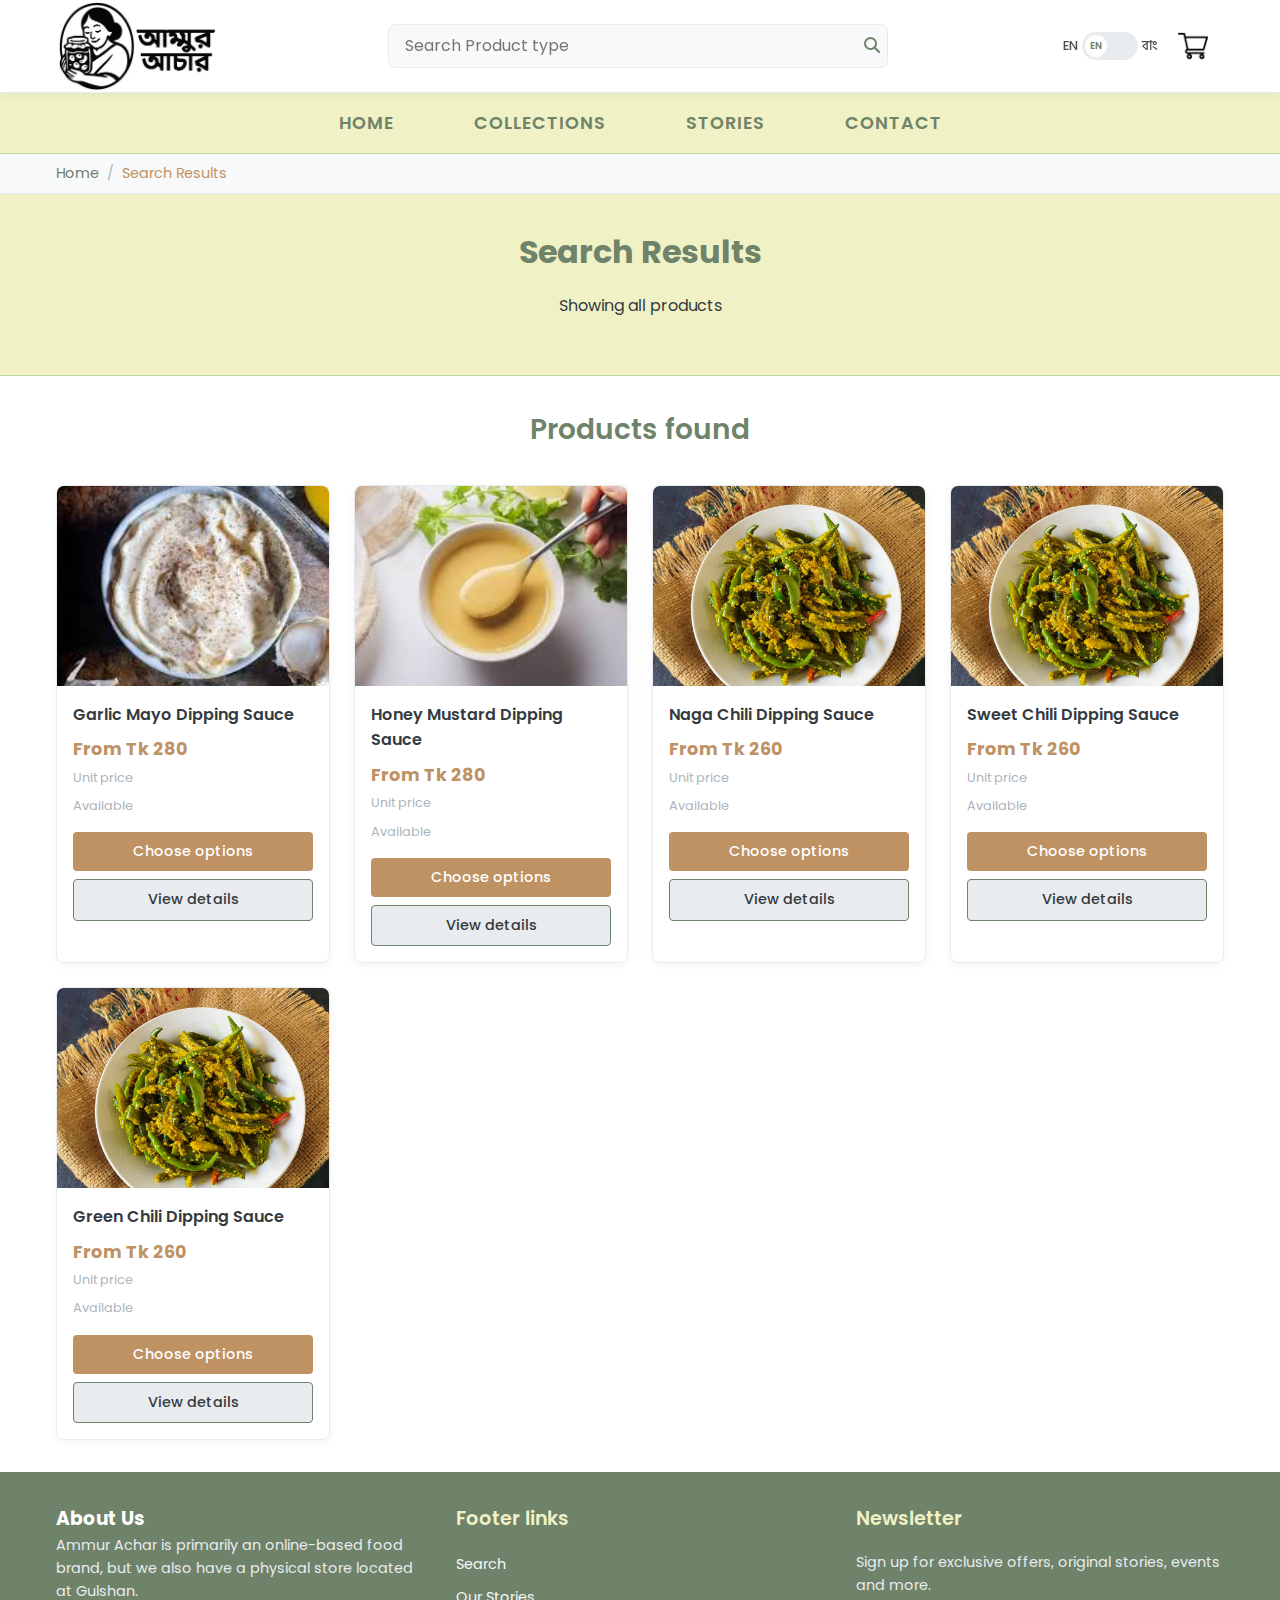
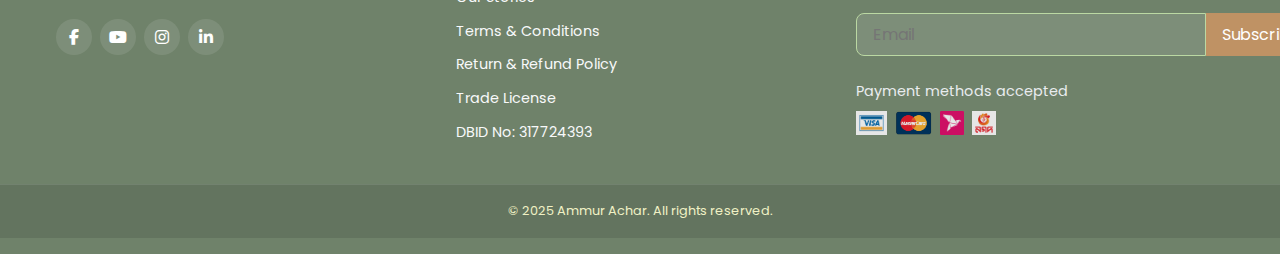
<file: search-results.html>
<!DOCTYPE html>
<html lang="en">
<head>
    <meta charset="UTF-8">
    <meta name="viewport" content="width=device-width, initial-scale=1.0">
    <meta name="description" content="Search results for premium pickles, dipping sauces, and spices at Ammur Achar. Find your favorite authentic Bengali flavors and condiments.">
    <meta name="keywords" content="achar search, pickle search, food search, Bengali condiments, dipping sauce search">
    <title>Search Results | Ammur Achar</title>
    <link rel="stylesheet" href="styles/main.css">
    <link rel="stylesheet" href="styles/collections.css">
    <link rel="stylesheet" href="styles/home.css">
    <link rel="stylesheet" href="https://cdnjs.cloudflare.com/ajax/libs/font-awesome/6.4.0/css/all.min.css">
    <link href="https://fonts.googleapis.com/css2?family=Poppins:wght@300;400;500;600;700&display=swap" rel="stylesheet">
    <link href="https://fonts.googleapis.com/css2?family=Hind+Siliguri:wght@300;400;500;600;700&display=swap&font-display=swap" rel="stylesheet">
</head>
<body>
    <!-- Top Banner -->
  <!--   <div class="top-banner">
        <p><strong>Buy Any 2 Jar, Get FREE Delivery</strong></p>
        <p class="bangla-text">যেকোন ২টি জার কিনলে <strong>ফ্রি</strong> ডেলিভারি <strong>(সারাদেশে)</strong></p>
    </div>

    <!-- Header -->
    <header class="site-header">
        <div class="container">
            <div class="logo">
                <a href="index.html">
                    <img src="assets/images/logo.png" alt="Ammur Achar">
                </a>
            </div>
            <div class="search-bar">
                <form action="search-results.html" method="get">
                    <input type="text" name="query" placeholder="Search Product type">
                    <button type="submit"><i class="fa fa-search"></i></button>
                </form>
            </div>
            <div class="header-actions">
                <div class="language-switcher">
                    <span class="language-label">EN</span>
                    <label class="language-toggle" aria-label="Switch language between English and Bengali">
                        <input type="checkbox" id="language-toggle" aria-label="Language toggle">
                        <span class="language-slider"></span>
                    </label>
                    <span class="language-label bangla-text">বাং</span>
                </div>
                <a href="#" class="cart-btn"><img src="assets/images/cart.png" alt="Cart" class="cart-icon"> <span class="cart-count">0</span></a>
            </div>
            
            <div class="menu-toggle">
                <span></span>
                <span></span>
                <span></span>
            </div>
        </div>
    </header>

    <!-- Middle Navigation -->
    <nav class="middle-nav">
        <div class="container">
            <ul>
                <li><a href="index.html">Home</a></li>
                <li><a href="collections.html">Collections</a></li>
                <li><a href="blogs.html">Stories</a></li>
                <li><a href="contact.html">Contact</a></li>
            </ul>
        </div>
    </nav>

    <!-- Breadcrumbs -->
    <div class="breadcrumbs">
        <div class="container">
            <ul>
                <li><a href="index.html">Home</a></li>
                <li>Search Results</li>
            </ul>
        </div>
    </div>

    <!-- Search Results Header -->
    <div class="collection-header">
        <div class="container">
            <h1>Search Results</h1>
            <p id="search-summary">Showing results for your search query.</p>
        </div>
    </div>

    <!-- Search Results -->
    <section class="product-listing">
        <div class="container">
            <h2>Products found</h2>
            <div class="product-grid search-results-grid">
                <!-- Products will be dynamically populated here -->
            </div>
            <div id="no-results" style="display: none;" class="no-search-results">
                <p>No products found matching your search.</p>
                <a href="collections.html" class="reset-search-btn">Browse All Products</a>
            </div>
        </div>
    </section>

    <!-- Cart Modal -->
    <div class="cart-modal">
        <div class="cart-content">
            <div class="cart-header">
                <h3>Your Cart</h3>
                <button class="close-btn">&times;</button>
            </div>
            
            <div class="cart-empty">
                <p>Your cart is empty</p>
                <button class="start-shopping-btn">Start Shopping</button>
            </div>
            
            <!-- Cart items will be dynamically inserted here by JS -->
            
            <div class="cart-footer">
                <div class="subtotal">
                    <span>Subtotal</span>
                    <span>Tk 0 BDT</span>
                </div>
                <p class="shipping-note">Shipping & taxes calculated at checkout</p>
                <button class="checkout-btn">Checkout</button>
            </div>
        </div>
    </div>

    <!-- Back to Top -->
    <a href="#" class="back-to-top">
        <svg xmlns="http://www.w3.org/2000/svg" width="24" height="24" viewBox="0 0 24 24" fill="none" stroke="currentColor" stroke-width="2" stroke-linecap="round" stroke-linejoin="round">
            <path d="M18 15l-6-6-6 6"/>
        </svg>
    </a>

    <!-- Footer -->
    <footer class="site-footer">
        <div class="container">
            <div class="footer-about">
                <h3 data-original-text="About Us">About Us</h3>
                <p data-original-text="Ammur Achar is primarily an online-based food brand, but we also have a physical store located at Gulshan.">Ammur Achar is primarily an online-based food brand, but we also have a physical store located at Gulshan.</p>
                <div class="social-links">
                    <a href="https://www.facebook.com/ammurachari" class="social-link"><i class="fab fa-facebook-f"></i></a>
                    <a href="https://www.youtube.com/ammurachari" class="social-link"><i class="fab fa-youtube"></i></a>
                    <a href="https://www.instagram.com/ammurachari" class="social-link"><i class="fab fa-instagram"></i></a>
                    <a href="https://www.linkedin.com/company/ammurachari" class="social-link"><i class="fab fa-linkedin-in"></i></a>
                </div>
            </div>
            <div class="footer-links">
                <h3 data-original-text="Footer links">Footer links</h3>
                <ul>
                    <li><a href="#" data-original-text="Search">Search</a></li>
                    <li><a href="blogs.html" data-original-text="Our Stories">Our Stories</a></li>
                    <li><a href="#" data-original-text="Terms & Conditions">Terms & Conditions</a></li>
                    <li><a href="#" data-original-text="Return & Refund Policy">Return & Refund Policy</a></li>
                    <li><a href="#" data-original-text="Trade License">Trade License</a></li>
                    <li><a href="#" data-original-text="DBID No: 317724393">DBID No: 317724393</a></li>
                </ul>
            </div>
            <div class="footer-newsletter">
                <h3>Newsletter</h3>
                <p>Sign up for exclusive offers, original stories, events and more.</p>
                <form action="#" method="post" class="newsletter-form">
                    <label for="newsletter-email-search" class="visually-hidden">Email address</label>
                    <input type="email" id="newsletter-email-search" name="email" placeholder="Email" required aria-required="true">
                    <button type="submit">Subscribe</button>
                </form>
                <div class="payment-methods">
                    <p>Payment methods accepted</p>
                    <div class="payment-icons">
                        <img src="assets/images/payment/visa.png" alt="Visa">
                        <img src="assets/images/payment/mastercard.png" alt="Mastercard">
                        <img src="assets/images/payment/bkash.png" alt="bKash">
                        <img src="assets/images/payment/nagad.png" alt="Nagad">
                    </div>
                </div>
            </div>
        </div>
        <div class="copyright">
            <p>&copy; 2025 Ammur Achar. All rights reserved.</p>
        </div>
    </footer>

    <!-- Product Details Modal -->
    <div class="product-details-modal">
      <div class="product-details-content">
        <div class="product-details-header">
          <h3 data-original-text="Product Details">Product Details</h3>
          <button class="close-btn">&times;</button>
        </div>
        <div class="product-details-body">
          <div class="product-details-image">
            <!-- Product image will be dynamically inserted here -->
          </div>
          <div class="product-details-info">
            <h2 class="product-details-title"><!-- Product title will be inserted here --></h2>
            <p class="product-details-price"><!-- Price will be inserted here --></p>
            <p class="product-details-availability"><!-- Availability will be inserted here --></p>
            <div class="product-details-description">
              <h4 data-original-text="Description">Description</h4>
              <p><!-- Product description will be inserted here --></p>
            </div>
            <div class="product-details-ingredients">
              <h4 data-original-text="Ingredients">Ingredients</h4>
              <p><!-- Product ingredients will be inserted here --></p>
            </div>
            <div class="product-details-nutrition">
              <h4 data-original-text="Nutrition Facts">Nutrition Facts</h4>
              <ul>
                <!-- Nutrition facts will be inserted here -->
              </ul>
            </div>
            <div class="product-details-actions">
              <button class="options-btn" data-original-text="Choose options">Choose options</button>
            </div>
          </div>
        </div>
      </div>
    </div>

    <!-- Options Modal -->
    <div class="options-modal">
      <div class="options-content">
        <div class="options-header">
          <h3 data-original-text="Product Options">Product Options</h3>
          <button class="close-btn">&times;</button>
        </div>
        <div class="options-body">
          <!-- Content dynamically inserted by JS -->
        </div>
      </div>
    </div>

    <!-- Cart Overlay and Notification -->
    <div class="cart-overlay"></div>
    <div class="cart-notification">
      <div class="cart-notification-content">
        <div class="cart-notification-icon">
          <i class="fa-solid fa-check"></i>
        </div>
        <div class="cart-notification-text">
          <h3 class="cart-notification-title">Added to Cart</h3>
          <p class="cart-notification-message">Item successfully added to your cart</p>
        </div>
      </div>
      <button class="view-cart-btn">View Cart</button>
    </div>

    <!-- Scripts -->
    <script src="js/language.js" onerror="console.error('Failed to load language.js. Language switching functionality may be limited.')"></script>
    <script src="js/main.js" onerror="console.error('Failed to load main.js. Some site functionality may be limited.')"></script>
    
    <!-- Force language check on page load -->
    <script>
        document.addEventListener('DOMContentLoaded', function() {
            const savedLanguage = localStorage.getItem('language');
            if (savedLanguage === 'bn') {
                setTimeout(function() {
                    if (window.setLanguage) {
                        window.setLanguage('bn');
                    }
                }, 500);
            }
        });
    </script>
</body>
</html>
</file>
<file: styles/main.css>
/* Main CSS - Achar Bazar
   With modern, professional design using natural earthy tones */

/**
 * NOTE FOR FUTURE OPTIMIZATION:
 * This CSS file is quite large and should be split into smaller, modular files
 * for better maintenance and performance. Consider splitting into:
 * - variables.css
 * - reset.css
 * - typography.css
 * - layout.css
 * - components.css
 * - utilities.css
 */

/* ===== Variables ===== */
:root {
    /* Color Scheme - professional earthy tones */
    --primary: #BF9264;       /* Warm beige - main brand color */
    --primary-rgb: 191, 146, 100; /* RGB values of primary color for rgba() */
    --secondary: #6F826A;     /* Muted green - secondary brand color */
    --secondary-rgb: 111, 130, 106; /* RGB values of secondary color for rgba() */
    --accent: #BBD8A3;        /* Light green - accent color */
    --light: #F0F1C5;         /* Cream - light background */
    --dark: #4D4D4D;          /* Dark gray - text color */
    --success: #28a745;       /* Green for success messages */
    
    /* Neutral colors */
    --white: #ffffff;
    --off-white: #f8f9fa;
    --light-gray: #e9ecef;
    --medium-gray: #adb5bd;
    --dark-gray: #343a40;
    --black: #212529;
    
    /* Typography */
    --body-font: 'Poppins', sans-serif;
    --heading-font: 'Poppins', sans-serif;
    --bangla-font: 'Hind Siliguri', sans-serif;
    
    /* Spacing */
    --spacing-xs: 0.25rem;
    --spacing-sm: 0.5rem;
    --spacing-md: 1rem;
    --spacing-lg: 1.5rem;
    --spacing-xl: 2rem;
    --spacing-xxl: 3rem;
    
    /* Border radius */
    --radius-sm: 4px;
    --radius-md: 8px;
    --radius-lg: 16px;
    --radius-xl: 24px;
    --radius-round: 50%;
    
    /* Transitions */
    --transition-fast: 0.2s ease;
    --transition-normal: 0.3s ease;
    --transition-slow: 0.5s ease;
    
    /* Shadow */
    --shadow-sm: 0 2px 8px rgba(0, 0, 0, 0.05);
    --shadow-md: 0 4px 12px rgba(0, 0, 0, 0.08);
    --shadow-lg: 0 8px 24px rgba(0, 0, 0, 0.1);
    
    /* Container */
    --container-width: 1200px;
    --container-padding: 1rem;
}

/* ===== Reset ===== */
*, *::before, *::after {
    margin: 0;
    padding: 0;
    box-sizing: border-box;
}

html {
    font-size: 16px;
    scroll-behavior: smooth;
    -webkit-font-smoothing: antialiased;
    -moz-osx-font-smoothing: grayscale;
}

body {
    font-family: var(--body-font);
    line-height: 1.6;
    color: var(--black);
    background-color: var(--white);
    overflow-x: hidden;
}

img, picture, video, canvas, svg {
    display: block;
    max-width: 100%;
}

input, button, textarea, select {
    font: inherit;
}

/* Add focus styles for accessibility */
a:focus, button:focus, input:focus, select:focus, textarea:focus {
    outline: 2px solid var(--primary);
    outline-offset: 3px;
}

/* Skip-to-content link for keyboard users */
.skip-to-content {
    position: absolute;
    top: -40px;
    left: 0;
    background: var(--primary);
    color: white;
    padding: 8px;
    z-index: 100;
    transition: top 0.2s ease;
}

.skip-to-content:focus {
    top: 0;
}

p, h1, h2, h3, h4, h5, h6 {
    overflow-wrap: break-word;
}

a {
    text-decoration: none;
    color: inherit;
}

ul, ol {
    list-style: none;
}

button {
    background: none;
    border: none;
    cursor: pointer;
}

/* ===== Global Styles ===== */
.container {
    width: 100%;
    max-width: var(--container-width);
    margin: 0 auto;
    padding: 0 var(--container-padding);
}

section {
    padding: var(--spacing-xl) 0;
}

.section-header {
    display: flex;
    justify-content: space-between;
    align-items: center;
    margin-bottom: var(--spacing-lg);
}

.section-header h2 {
    font-size: 1.75rem;
    font-weight: 600;
    color: var(--secondary);
    position: relative;
    padding-bottom: var(--spacing-sm);
}

.section-header h2::after {
    content: '';
    position: absolute;
    bottom: 0;
    left: 0;
    width: 60px;
    height: 3px;
    background-color: var(--primary);
}

.view-all {
    font-size: 0.9rem;
    font-weight: 500;
    color: var(--dark);
    transition: color var(--transition-fast);
}

.view-all:hover {
    color: var(--primary);
}

/* ===== Animations ===== */
@keyframes fadeIn {
    from { opacity: 0; }
    to { opacity: 1; }
}

@keyframes slideInUp {
    from { 
        transform: translateY(20px);
        opacity: 0;
    }
    to { 
        transform: translateY(0);
        opacity: 1;
    }
}

@keyframes slideInLeft {
    from { 
        transform: translateX(-20px);
        opacity: 0;
    }
    to { 
        transform: translateX(0);
        opacity: 1;
    }
}

@keyframes slideInRight {
    from { 
        transform: translateX(20px);
        opacity: 0;
    }
    to { 
        transform: translateX(0);
        opacity: 1;
    }
}

@keyframes pulse {
    0% { transform: scale(1); }
    50% { transform: scale(1.05); }
    100% { transform: scale(1); }
}

@keyframes rotate {
    from { transform: rotate(0deg); }
    to { transform: rotate(360deg); }
}

/* ===== Top Banner ===== */
.top-banner {
    background-color: var(--secondary);
    color: var(--white);
    text-align: center;
    padding: var(--spacing-sm) var(--spacing-md);
    animation: fadeIn var(--transition-normal);
}

.top-banner p {
    margin: 0;
    font-size: 0.9rem;
}

/* ===== Header ===== */
.site-header {
    padding: var(--spacing-md) 0;
    background-color: var(--white);
    box-shadow: var(--shadow-sm);
    position: sticky;
    top: 0;
    z-index: 100;
    animation: slideInDown var(--transition-normal);
    border-bottom: 1px solid var(--light-gray);
}

.site-header .container {
    display: flex;
    justify-content: space-between;
    align-items: center;
}

.logo {
    display: flex;
    align-items: center;
    height: 60px;
}

.logo a {
    display: flex;
    align-items: center;
    height: 100%;
}

.logo img {
    max-height: 90px;
    width: auto;
}

.logo h1 {
    font-size: 1.8rem;
    font-weight: 700;
    color: var(--primary);
    transition: color var(--transition-fast);
}

.logo h1:hover {
    color: var(--secondary);
}

/* ===== Search Bar ===== */
.search-bar {
    flex: 1;
    max-width: 500px;
    margin: 0 var(--spacing-lg);
}

.search-bar form {
    position: relative;
}

.search-bar input {
    width: 100%;
    padding: var(--spacing-sm) var(--spacing-md);
    border: 1px solid var(--light-gray);
    border-radius: var(--radius-md);
    transition: border-color var(--transition-fast), box-shadow var(--transition-fast);
    background-color: var(--off-white);
}

.search-bar input:focus {
    outline: none;
    border-color: var(--primary);
    box-shadow: 0 0 0 2px rgba(191, 146, 100, 0.2);
}

.search-bar button[type="submit"] {
    position: absolute;
    right: var(--spacing-sm);
    top: 50%;
    transform: translateY(-50%);
    color: var(--secondary);
    transition: color var(--transition-fast);
}

.search-bar button[type="submit"]:hover {
    color: var(--primary);
}

.filter-options {
    position: absolute;
    top: 100%;
    left: 0;
    width: 100%;
    background-color: var(--white);
    padding: var(--spacing-md);
    border-radius: 0 0 var(--radius-md) var(--radius-md);
    box-shadow: var(--shadow-md);
    z-index: 10;
    display: none;
    border: 1px solid var(--light-gray);
    border-top: none;
}

.filter-item {
    margin-bottom: var(--spacing-sm);
}

.filter-item label {
    margin-left: var(--spacing-xs);
}

.search-bar button[type="reset"] {
    background-color: var(--light);
    color: var(--secondary);
    padding: var(--spacing-xs) var(--spacing-sm);
    border-radius: var(--radius-sm);
    font-size: 0.8rem;
    margin-top: var(--spacing-sm);
    transition: background-color var(--transition-fast);
}

.search-bar button[type="reset"]:hover {
    background-color: var(--accent);
}

/* ===== Header Actions ===== */
.header-actions {
    display: flex;
    align-items: center;
}

.login-btn, .cart-btn, .profile-btn {
    margin-right: var(--spacing-md);
    font-weight: 500;
    transition: color var(--transition-fast);
    color: var(--secondary);
}

.login-btn:hover, .cart-btn:hover, .profile-btn:hover {
    color: var(--primary);
}

.cart-btn {
    position: relative;
    display: inline-flex;
    align-items: center;
}

.cart-icon {
    width: 30px;
    height: 30px;
    vertical-align: middle;
}

.cart-count {
    display: none;
}

.menu-toggle {
    display: none;
    flex-direction: column;
    justify-content: space-between;
    width: 30px;
    height: 22px;
    margin-left: var(--spacing-sm);
    background: transparent;
    border: none;
    cursor: pointer;
    padding: 0;
    z-index: 1001;
}

.menu-toggle span {
    width: 100%;
    height: 3px;
    background-color: var(--secondary);
    transition: all 0.3s ease;
}

.menu-toggle.active span:nth-child(1) {
    transform: translateY(9px) rotate(45deg);
}

.menu-toggle.active span:nth-child(2) {
    opacity: 0;
}

.menu-toggle.active span:nth-child(3) {
    transform: translateY(-9px) rotate(-45deg);
}

@media (max-width: 768px) {
    /* Simplify header layout */
    .site-header .container {
        padding: 10px 15px;
        flex-wrap: wrap;
    }
    
    .logo {
        flex: 1;
        max-width: 120px;
    }
    
    .header-actions {
        display: flex;
        align-items: center;
    }
    
    /* Improve search bar spacing */
    .search-bar {
        flex-basis: 100%;
        margin-top: 15px;
        order: 3;
    }
    
    .search-bar form {
        width: 100%;
    }
    
    /* Basic mobile menu toggle */
    .menu-toggle {
        display: flex;
        flex-direction: column;
        justify-content: space-between;
        width: 30px;
        height: 22px;
        margin-left: 10px;
        background: transparent;
        border: none;
        cursor: pointer;
        padding: 0;
        z-index: 101;
    }
    
    .menu-toggle span {
        width: 100%;
        height: 3px;
        background-color: #333;
        transition: all 0.3s ease;
    }
    
    .menu-toggle.active span:nth-child(1) {
        transform: translateY(9px) rotate(45deg);
    }
    
    .menu-toggle.active span:nth-child(2) {
        opacity: 0;
    }
    
    .menu-toggle.active span:nth-child(3) {
        transform: translateY(-9px) rotate(-45deg);
    }
    
    /* Mobile navigation */
    .middle-nav {
        position: fixed;
        top: 0;
        right: -100%;
        width: 80%;
        max-width: 300px;
        height: 100vh;
        background-color: #fff;
        box-shadow: 0 0 15px rgba(0,0,0,0.2);
        padding-top: 60px;
        z-index: 100;
        transition: right 0.3s ease;
    }
    
    .middle-nav.active {
        right: 0;
    }
    
    .middle-nav .container {
        display: block;
        padding: 0;
    }
    
    .middle-nav ul {
        flex-direction: column;
        gap: 0;
    }
    
    .middle-nav li {
        border-bottom: 1px solid #eee;
        margin: 0;
    }
    
    .middle-nav a {
        display: block;
        padding: 15px 20px;
        font-size: 16px;
    }
    
    .middle-nav li.active a {
        color: #BF9264;
        border-left: 3px solid #BF9264;
        padding-left: 17px;
    }
    
    .middle-nav li.active a::after {
        display: none;
    }
    
    /* Mobile menu overlay */
    .mobile-menu-overlay {
        position: fixed;
        top: 0;
        left: 0;
        width: 100%;
        height: 100%;
        background-color: rgba(0,0,0,0.5);
        z-index: 99;
        display: none;
    }
    
    /* Body state when menu is open */
    body.menu-open {
        overflow: hidden;
    }
}

@media (max-width: 576px) {
    .product-details-content {
        width: 95%;
        max-width: 400px;
    }
    
    .product-details-header {
        padding: var(--spacing-sm) var(--spacing-md);
    }
    
    .product-details-body {
        padding: var(--spacing-md);
    }
    
    .product-details-image {
        margin-bottom: var(--spacing-md);
    }
    
    /* Improve feature section on mobile */
    .feature-items {
        flex-direction: column;
    }
    
    .feature-item {
        margin-bottom: var(--spacing-md);
    }
    
    /* Make buttons more tappable on mobile */
    .options-btn, .view-details-btn, .btn {
        padding: var(--spacing-md) var(--spacing-lg);
        min-height: 44px;
    }
    
    .cart-modal {
        width: 100%;
        right: -100%;
        max-width: 100%;
        height: 100%;
    }
    
    .cart-content {
        padding: 15px;
        height: 100%;
    }
    
    .cart-header {
        margin-bottom: 15px;
        padding-bottom: 10px;
    }
    
    .cart-item {
        padding: 12px 10px;
    }
    
    .cart-items {
        max-height: calc(100vh - 180px);
    }
}

/* ===== Navigation ===== */
.site-header .main-nav {
    position: relative;
}

.site-header .main-nav ul {
    list-style: none;
    display: flex;
    gap: 1.5rem;
    padding: 0;
    margin: 0;
}

.site-header .main-nav a {
    color: var(--dark);
    font-weight: 500;
    padding: var(--spacing-sm) 0;
    position: relative;
    transition: color var(--transition-fast);
}

.site-header .main-nav a:hover {
    color: var(--primary);
}

.site-header .main-nav li.active > a {
    color: var(--primary);
}

.site-header .main-nav li.active > a::after {
    content: '';
    position: absolute;
    bottom: 0;
    left: 0;
    width: 100%;
    height: 2px;
    background-color: var(--primary);
}

.site-header .has-submenu {
    position: relative;
}

.site-header .submenu {
    position: absolute;
    top: 100%;
    left: 0;
    min-width: 200px;
    background-color: var(--white);
    border-radius: var(--radius-md);
    box-shadow: var(--shadow-md);
    padding: var(--spacing-md);
    opacity: 0;
    visibility: hidden;
    transition: opacity var(--transition-fast), visibility var(--transition-fast);
    z-index: 100;
    border: 1px solid var(--light-gray);
}

.site-header .has-submenu:hover .submenu {
    opacity: 1;
    visibility: visible;
}

.site-header .submenu li {
    margin: var(--spacing-xs) 0;
}

.site-header .submenu a {
    padding: var(--spacing-xs) 0;
}

.site-header .submenu a:hover {
    color: var(--primary);
    background-color: var(--light);
}

.site-header .submenu li:first-child {
    display: none;
}

/* ===== Middle Navigation ===== */
.middle-nav {
    background-color: var(--light);
    text-align: center;
    padding: var(--spacing-md) 0;
    border-bottom: 1px solid var(--accent);
    box-shadow: var(--shadow-sm);
}

.middle-nav .container {
    display: flex;
    justify-content: center;
}

.middle-nav ul {
    list-style: none;
    display: flex;
    gap: 3rem;
    padding: 0;
    margin: 0;
}

.middle-nav a {
    color: var(--secondary);
    font-weight: 600;
    text-transform: uppercase;
    font-size: 1.1rem;
    letter-spacing: 1px;
    transition: color var(--transition-fast);
    position: relative;
    padding: var(--spacing-xs) var(--spacing-md);
}

.middle-nav a:hover {
    color: var(--primary);
}

.middle-nav li.active a {
    color: var(--primary);
}

.middle-nav li.active a::after {
    content: '';
    position: absolute;
    bottom: -8px;
    left: 0;
    width: 100%;
    height: 2px;
    background-color: var(--primary);
}

@media (max-width: 768px) {
    .middle-nav {
        position: fixed;
        top: 0;
        right: -100%;
        width: 80%;
        max-width: 320px;
        height: 100vh;
        background-color: var(--white);
        box-shadow: var(--shadow-lg);
        padding-top: 70px;
        z-index: 1000;
        transition: right 0.3s ease;
        overflow-y: auto;
    }
    
    .middle-nav.active {
        right: 0;
    }
    
    .middle-nav .container {
        display: block;
        padding: 0;
    }
    
    .middle-nav ul {
        flex-direction: column;
        gap: 0;
    }
    
    .middle-nav li {
        border-bottom: 1px solid var(--light-gray);
        margin: 0;
    }
    
    .middle-nav a {
        display: block;
        padding: var(--spacing-md) var(--spacing-lg);
        font-size: 1.1rem;
        text-align: left;
    }
    
    .middle-nav li.active a {
        color: var(--primary);
        border-left: 3px solid var(--primary);
        background-color: var(--light);
    }
    
    .middle-nav li.active a::after {
        display: none;
    }
    
    /* Mobile menu overlay */
    .mobile-menu-overlay {
        position: fixed;
        top: 0;
        left: 0;
        width: 100%;
        height: 100%;
        background-color: rgba(0, 0, 0, 0.5);
        z-index: 999;
        opacity: 0;
        visibility: hidden;
        transition: opacity 0.3s, visibility 0.3s;
    }
    
    .mobile-menu-overlay.active {
        opacity: 1;
        visibility: visible;
    }
    
    body.menu-open {
        overflow: hidden;
    }
}

/* ===== Breadcrumbs ===== */
.breadcrumbs {
    background-color: var(--off-white);
    padding: var(--spacing-sm) 0;
    border-bottom: 1px solid var(--light-gray);
}

.breadcrumbs ul {
    display: flex;
    flex-wrap: wrap;
}

.breadcrumbs li {
    font-size: 0.9rem;
}

.breadcrumbs li:not(:last-child)::after {
    content: '/';
    margin: 0 var(--spacing-sm);
    color: var(--medium-gray);
}

.breadcrumbs a {
    color: var(--secondary);
    transition: color var(--transition-fast);
}

.breadcrumbs a:hover {
    color: var(--primary);
}

.breadcrumbs li:last-child {
    color: var(--primary);
}

/* ===== Back to Top ===== */
.back-to-top {
    position: fixed;
    bottom: 30px;
    right: 30px;
    background-color: var(--primary);
    color: var(--white);
    width: 50px;
    height: 50px;
    border-radius: 50%;
    display: flex;
    align-items: center;
    justify-content: center;
    font-size: 1.2rem;
    opacity: 0;
    visibility: hidden;
    transition: all 0.2s ease;
    z-index: 99;
    box-shadow: 0 4px 10px rgba(0, 0, 0, 0.3);
    border: 2px solid transparent;
    transform: translateY(10px);
}

.back-to-top.visible {
    opacity: 0.9;
    visibility: visible;
    transform: translateY(0);
}

.back-to-top:hover {
    background-color: var(--white);
    color: var(--primary);
    border-color: var(--primary);
    opacity: 1;
}

/* Simplified bounce animation */
@keyframes bounce {
    from, to { transform: translateY(0); }
    50% { transform: translateY(-5px); }
}

.back-to-top:hover {
    animation: bounce 0.5s ease infinite;
}

/* ===== Footer ===== */
.site-footer {
    background-color: var(--secondary);
    color: var(--white);
    padding: var(--spacing-xl) 0 var(--spacing-md);
}

.site-footer .container {
    display: grid;
    grid-template-columns: repeat(auto-fit, minmax(250px, 1fr));
    gap: var(--spacing-xl);
}

.footer-about p {
    margin-bottom: var(--spacing-md);
    font-size: 0.9rem;
    color: var(--light-gray);
}

.social-links {
    display: flex;
    gap: var(--spacing-sm);
}

.social-link {
    width: 36px;
    height: 36px;
    background-color: rgba(255, 255, 255, 0.1);
    border-radius: var(--radius-round);
    display: flex;
    align-items: center;
    justify-content: center;
    transition: background-color var(--transition-fast);
}

.social-link:hover {
    background-color: var(--primary);
}

.footer-links h3, .footer-newsletter h3 {
    font-size: 1.2rem;
    margin-bottom: var(--spacing-md);
    font-weight: 600;
    color: var(--light);
}

.footer-links ul li {
    margin-bottom: var(--spacing-sm);
}

.footer-links ul li a {
    color: var(--off-white);
    font-size: 0.9rem;
    transition: color var(--transition-fast);
}

.footer-links ul li a:hover {
    color: var(--accent);
}

.footer-newsletter p {
    font-size: 0.9rem;
    color: var(--light-gray);
    margin-bottom: var(--spacing-md);
}

.newsletter-form {
    display: flex;
    margin-bottom: var(--spacing-lg);
}

.newsletter-form input {
    flex: 1;
    padding: var(--spacing-sm) var(--spacing-md);
    border: 1px solid var(--accent);
    border-radius: var(--radius-md) 0 0 var(--radius-md);
    background-color: rgba(255, 255, 255, 0.1);
    color: var(--white);
}

.newsletter-form button {
    background-color: var(--primary);
    color: var(--white);
    padding: var(--spacing-sm) var(--spacing-md);
    border-radius: 0 var(--radius-md) var(--radius-md) 0;
    transition: background-color var(--transition-fast);
}

.newsletter-form button:hover {
    background-color: var(--secondary);
}

.newsletter-message {
    margin-top: var(--spacing-sm);
    font-size: 0.9rem;
    min-height: 1.5em;
    font-weight: 500;
    transition: color var(--transition-fast);
}

.payment-methods p {
    font-size: 0.9rem;
    color: var(--light-gray);
    margin-bottom: var(--spacing-sm);
}

.payment-icons {
    display: flex;
    gap: var(--spacing-sm);
}

.payment-icons img {
    height: 24px;
    filter: brightness(0.9);
}

.copyright {
    margin-top: var(--spacing-xl);
    text-align: center;
    font-size: 0.8rem;
    color: var(--light);
    padding: var(--spacing-md) 0;
    background-color: rgba(0, 0, 0, 0.1);
    border-top: 1px solid rgba(255, 255, 255, 0.1);
}

/* ===== Media Queries ===== */
@media (max-width: 992px) {
    .site-header .container {
        flex-wrap: wrap;
    }
    
    .search-bar {
        order: 3;
        max-width: 100%;
        margin: var(--spacing-md) 0 0;
    }
    
    .main-nav ul {
        flex-wrap: wrap;
        gap: var(--spacing-md);
    }
}

@media (max-width: 768px) {
    .site-footer .container {
        grid-template-columns: 1fr;
        gap: var(--spacing-xl);
    }
}

/* ===== Buttons ===== */
.btn {
    display: inline-block;
    padding: var(--spacing-sm) var(--spacing-lg);
    background-color: var(--primary);
    color: var(--white);
    border-radius: var(--radius-md);
    font-weight: 500;
    transition: all var(--transition-fast);
    border: 2px solid var(--primary);
}

.btn:hover {
    background-color: transparent;
    color: var(--primary);
}

.btn-secondary {
    background-color: var(--secondary);
    border-color: var(--secondary);
}

.btn-secondary:hover {
    color: var(--secondary);
}

.btn-accent {
    background-color: var(--accent);
    border-color: var(--accent);
    color: var(--secondary);
}

.btn-accent:hover {
    background-color: transparent;
    color: var(--secondary);
}

.options-btn, .view-details-btn {
    padding: var(--spacing-xs) var(--spacing-md);
    border-radius: var(--radius-sm);
    font-size: 0.9rem;
    font-weight: 500;
    transition: all var(--transition-fast);
}

.options-btn {
    background-color: var(--primary);
    color: var(--white);
}

.options-btn:hover {
    background-color: var(--secondary);
}

.view-details-btn {
    background-color: transparent;
    border: 1px solid var(--secondary);
    color: var(--secondary);
}

.view-details-btn:hover {
    background-color: var(--secondary);
    color: var(--white);
}

/* ===== Product Cards ===== */
.product-card {
    background-color: var(--white);
    border-radius: var(--radius-md);
    overflow: hidden;
    box-shadow: var(--shadow-sm);
    transition: transform var(--transition-normal), box-shadow var(--transition-normal);
    border: 1px solid var(--light-gray);
}

.product-card:hover {
    transform: translateY(-5px);
    box-shadow: var(--shadow-md);
}

.product-info {
    padding: var(--spacing-md);
    background-color: var(--white);
}

.product-info h3 {
    color: var(--secondary);
    font-size: 1.1rem;
    margin-bottom: var(--spacing-xs);
    font-weight: 600;
}

.price {
    color: var(--primary);
    font-weight: 600;
    font-size: 1.1rem;
    margin: var(--spacing-xs) 0;
}

.unit-price {
    font-size: 0.8rem;
    color: var(--medium-gray);
}

.availability {
    font-size: 0.9rem;
    color: var(--dark-gray);
    margin-bottom: var(--spacing-sm);
}

/* ===== Blog Cards ===== */
.blog-card {
    background-color: var(--white);
    border-radius: var(--radius-md);
    overflow: hidden;
    box-shadow: var(--shadow-sm);
    transition: transform var(--transition-normal), box-shadow var(--transition-normal);
    padding: var(--spacing-md);
    border: 1px solid var(--light-gray);
}

.blog-card:hover {
    transform: translateY(-5px);
    box-shadow: var(--shadow-md);
}

.blog-date {
    color: var(--secondary);
    font-size: 0.8rem;
    margin-bottom: var(--spacing-xs);
}

.blog-card h3 {
    color: var(--dark);
    font-size: 1.2rem;
    margin-bottom: var(--spacing-xs);
    line-height: 1.4;
}

.blog-author {
    color: var(--medium-gray);
    font-size: 0.9rem;
    margin-bottom: var(--spacing-sm);
}

.read-more {
    color: var(--primary);
    font-weight: 600;
    font-size: 0.9rem;
    position: relative;
    display: inline-block;
    transition: color var(--transition-fast);
}

.read-more::after {
    content: '→';
    margin-left: var(--spacing-xs);
    transition: transform var(--transition-fast);
    display: inline-block;
}

.read-more:hover {
    color: var(--secondary);
}

.read-more:hover::after {
    transform: translateX(5px);
}

/* Bangla Text Styling */
.bangla-text {
    font-family: var(--bangla-font) !important;
}

.bangla .top-banner p,
.bangla h1, 
.bangla h2, 
.bangla h3, 
.bangla p, 
.bangla span,
.bangla button,
.bangla a {
    font-family: var(--bangla-font);
}

html[lang="bn"] body {
    font-family: var(--bangla-font);
}

/* Language switcher specific styles */
input:checked + .language-slider:before {
    transform: translateX(28px);
    content: "বাং";
    color: var(--primary);
    font-family: var(--bangla-font);
}

/* Cart Modal Styles */
.cart-modal {
    position: fixed;
    top: 0;
    right: -400px;
    width: 400px;
    height: 100vh;
    background-color: var(--white);
    box-shadow: -2px 0 10px rgba(0, 0, 0, 0.1);
    z-index: 1000;
    transition: right 0.3s ease-in-out;
    overflow-y: auto;
    display: flex;
    flex-direction: column;
}

.cart-modal.active {
    right: 0;
}

.cart-content {
    padding: 20px;
    height: 100%;
    display: flex;
    flex-direction: column;
    overflow-y: auto;
}

.cart-header {
    display: flex;
    justify-content: space-between;
    align-items: center;
    margin-bottom: 20px;
    padding-bottom: 10px;
    border-bottom: 1px solid var(--light-gray);
    position: sticky;
    top: 0;
    background-color: var(--white);
    z-index: 5;
}

.cart-header h3 {
    font-size: 1.5rem;
    font-weight: 600;
    color: var(--secondary);
    margin: 0;
}

.close-btn {
    background: none;
    border: none;
    font-size: 1.5rem;
    cursor: pointer;
    color: var(--dark-gray);
    transition: color 0.2s ease;
    padding: 5px;
}

.close-btn:hover {
    color: var(--primary);
}

.cart-empty {
    flex: 1;
    display: flex;
    flex-direction: column;
    align-items: center;
    justify-content: center;
    text-align: center;
    padding: 30px 0;
}

.cart-empty img {
    width: 120px;
    margin-bottom: 20px;
    opacity: 0.6;
}

.cart-empty p {
    font-size: 1.1rem;
    color: var(--dark-gray);
    margin-bottom: 20px;
}

.start-shopping-btn {
    background-color: var(--primary);
    color: var(--white);
    border: none;
    padding: 10px 20px;
    border-radius: 4px;
    cursor: pointer;
    font-weight: 500;
    transition: background-color 0.2s;
}

.start-shopping-btn:hover {
    background-color: var(--secondary);
}

.cart-items {
    flex: 1;
    overflow-y: auto;
    margin-bottom: 20px;
    max-height: calc(100vh - 200px);
}

.cart-item {
    display: flex;
    padding: 15px 0;
    border-bottom: 1px solid var(--light-gray);
}

.cart-item-image {
    width: 80px;
    height: 80px;
    object-fit: cover;
    border-radius: 4px;
    margin-right: 15px;
}

.cart-item-details {
    flex: 1;
}

.cart-item-title {
    font-weight: 500;
    margin-bottom: 5px;
    color: var(--dark);
}

.cart-item-variant {
    font-size: 0.9rem;
    color: var(--dark-gray);
    margin-bottom: 10px;
}

.cart-item-price {
    font-weight: 500;
    color: var(--primary);
}

.cart-item-actions {
    display: flex;
    align-items: center;
    margin-top: 10px;
}

.quantity-controls {
    display: flex;
    align-items: center;
    border: 1px solid var(--light-gray);
    border-radius: 4px;
    overflow: hidden;
}

.quantity-btn {
    background: none;
    border: none;
    width: 30px;
    height: 30px;
    display: flex;
    align-items: center;
    justify-content: center;
    cursor: pointer;
    color: var(--dark);
}

.quantity-btn:hover {
    background-color: var(--light);
}

.quantity-input {
    width: 40px;
    text-align: center;
    border: none;
    font-size: 0.9rem;
}

.remove-item {
    margin-left: 15px;
    background: none;
    border: none;
    color: #dc3545; /* Error color for remove button */
    cursor: pointer;
    font-size: 0.9rem;
    text-decoration: underline;
}

/* Cart Footer Styles */
.cart-footer {
    margin-top: auto;
    padding-top: 20px;
    border-top: 1px solid var(--light-gray);
    background-color: var(--white);
    position: sticky;
    bottom: 0;
    z-index: 5;
}

.subtotal {
    display: flex;
    justify-content: space-between;
    font-size: 1.1rem;
    font-weight: 600;
    margin-bottom: 15px;
    padding: 10px 0;
    color: var(--secondary);
}

.shipping-note {
    font-size: 0.9rem;
    color: var(--dark-gray);
    margin-bottom: 20px;
    text-align: center;
}

.checkout-btn {
    background-color: var(--secondary);
    color: var(--white);
    border: none;
    padding: 12px 15px;
    border-radius: 4px;
    cursor: pointer;
    font-weight: 500;
    width: 100%;
    display: block;
    text-align: center;
    font-size: 16px;
    transition: background-color 0.2s;
}

.checkout-btn:hover {
    background-color: var(--primary);
}

/* Cart Notification Styles */
.cart-overlay {
    position: fixed;
    top: 0;
    left: 0;
    width: 100%;
    height: 100%;
    background-color: rgba(0, 0, 0, 0.5);
    z-index: 1000;
    display: none;
}

.cart-notification {
    position: fixed;
    top: 20px;
    right: 20px;
    max-width: 360px;
    width: 100%;
    background-color: var(--white);
    border-radius: var(--radius-md);
    box-shadow: 0 4px 15px rgba(0, 0, 0, 0.15);
    z-index: 1001;
    overflow: hidden;
    opacity: 0;
    transform: translateY(-20px);
    visibility: hidden;
    transition: all 0.3s ease;
    border: 1px solid var(--light-gray);
}

.cart-notification.active {
    opacity: 1;
    transform: translateY(0);
    visibility: visible;
}

.cart-notification-content {
    display: flex;
    padding: 15px;
    border-bottom: 1px solid var(--light-gray);
}

.cart-notification-icon {
    display: flex;
    align-items: center;
    justify-content: center;
    width: 40px;
    height: 40px;
    background-color: var(--success);
    color: var(--white);
    border-radius: 50%;
    margin-right: 15px;
    flex-shrink: 0;
}

.cart-notification-text {
    flex-grow: 1;
}

.cart-notification-title {
    font-size: 1rem;
    font-weight: 600;
    margin: 0 0 5px 0;
    color: var(--secondary);
}

.cart-notification-message {
    font-size: 0.9rem;
    color: var(--dark-gray);
    margin-bottom: 4px;
}

.view-cart-btn {
    display: block;
    width: 100%;
    padding: 12px 15px;
    background-color: var(--primary);
    color: var(--white);
    text-align: center;
    font-weight: 500;
    border: none;
    cursor: pointer;
    transition: background-color 0.2s ease;
}

.view-cart-btn:hover {
    background-color: var(--secondary);
}

@media screen and (max-width: 767px) {
    .cart-notification {
        max-width: calc(100% - 40px);
        top: var(--spacing-md);
        right: var(--spacing-md);
        left: var(--spacing-md);
        width: auto;
    }
}

/* Responsive design for cart */
@media (max-width: 480px) {
    /* Product details modal mobile improvements */
    .product-details-content {
        width: 100%;
        height: 100%;
        max-height: 100%;
        border-radius: 0;
    }
    
    .product-details-modal.active .product-details-content {
        transform: translateY(0);
    }
    
    .product-details-body {
        padding: var(--spacing-md);
    }
    
    .product-details-image {
        padding-right: 0;
        padding-bottom: var(--spacing-md);
    }
    
    .product-details-title {
        font-size: 1.3rem;
    }
    
    .product-details-description h4,
    .product-details-ingredients h4,
    .product-details-nutrition h4 {
        font-size: 1rem;
        padding: var(--spacing-xs) 0;
    }
    
    .product-details-description p,
    .product-details-ingredients p,
    .product-details-nutrition ul {
        font-size: 0.9rem;
        line-height: 1.6;
    }
    
    /* Fix cart modal for smallest screens */
    .cart-modal {
        width: 100%;
        max-width: none;
        height: 100vh;
        border-radius: 0;
        right: -100%;
    }
    
    .cart-content {
        max-height: 100vh;
    }
    
    .cart-header {
        padding: var(--spacing-sm) var(--spacing-md);
    }
    
    .cart-item {
        padding: var(--spacing-sm);
    }
    
    /* Improve header on smallest screens */
    .logo {
        max-width: 140px;
        height: 50px;
    }
    
    .logo img {
        max-height: 45px;
    }
    
    .logo h1 {
        font-size: 1.5rem;
    }
    
    .language-switcher {
        margin-right: var(--spacing-xs);
    }
    
    .language-label {
        font-size: 0.8rem;
    }
    
    .language-toggle {
        transform: scale(0.8);
        margin: 0 var(--spacing-xs);
    }
}

/* ===== Product Details Modal ===== */
.product-details-modal {
    position: fixed;
    top: 0;
    left: 0;
    width: 100%;
    height: 100vh;
    background-color: rgba(0, 0, 0, 0.5);
    z-index: 1000;
    display: flex;
    justify-content: center;
    align-items: center;
    opacity: 0;
    visibility: hidden;
    transition: opacity var(--transition-normal), visibility var(--transition-normal);
}

.product-details-modal.active {
    opacity: 1;
    visibility: visible;
}

.product-details-content {
    width: 90%;
    max-width: 900px;
    background-color: var(--white);
    border-radius: var(--radius-md);
    box-shadow: var(--shadow-lg);
    overflow: hidden;
    transform: translateY(20px);
    transition: transform var(--transition-normal);
    max-height: 90vh;
    overflow-y: auto;
}

.product-details-modal.active .product-details-content {
    transform: translateY(0);
}

.product-details-header {
    display: flex;
    justify-content: space-between;
    align-items: center;
    padding: var(--spacing-md) var(--spacing-lg);
    border-bottom: 1px solid var(--light-gray);
    position: sticky;
    top: 0;
    background-color: var(--white);
    z-index: 2;
}

.product-details-header h3 {
    font-size: 1.2rem;
    font-weight: 600;
    color: var(--secondary);
}

.product-details-body {
    display: flex;
    flex-wrap: wrap;
    padding: var(--spacing-lg);
}

.product-details-image {
    flex: 1;
    min-width: 300px;
    padding-right: var(--spacing-lg);
}

.product-details-image img {
    width: 100%;
    height: auto;
    border-radius: var(--radius-md);
    box-shadow: var(--shadow-sm);
}

.product-details-info {
    flex: 1;
    min-width: 300px;
}

.product-details-title {
    font-size: 1.5rem;
    font-weight: 600;
    color: var(--dark);
    margin-bottom: var(--spacing-sm);
}

.product-details-price {
    font-size: 1.3rem;
    font-weight: 700;
    color: var(--primary);
    margin-bottom: var(--spacing-xs);
}

.product-details-availability {
    font-size: 0.9rem;
    font-weight: 500;
    color: var(--success);
    margin-bottom: var(--spacing-md);
    padding: var(--spacing-xs) var(--spacing-sm);
    background-color: rgba(40, 167, 69, 0.1);
    border-radius: var(--radius-sm);
    display: inline-block;
}

.product-details-description,
.product-details-ingredients,
.product-details-nutrition {
    margin-bottom: var(--spacing-md);
    padding-bottom: var(--spacing-md);
    border-bottom: 1px solid var(--light-gray);
}

.product-details-description h4,
.product-details-ingredients h4,
.product-details-nutrition h4 {
    font-size: 1.1rem;
    font-weight: 600;
    color: var(--secondary);
    margin-bottom: var(--spacing-sm);
}

.product-details-description p,
.product-details-ingredients p {
    font-size: 0.95rem;
    line-height: 1.7;
    color: var(--dark-gray);
}

.product-details-nutrition ul {
    font-size: 0.95rem;
    line-height: 1.7;
    color: var(--dark-gray);
}

.product-details-nutrition li {
    display: flex;
    justify-content: space-between;
    padding: var(--spacing-xs) 0;
    border-bottom: 1px dashed var(--light-gray);
}

.product-details-nutrition li:last-child {
    border-bottom: none;
}

.product-details-actions {
    margin-top: var(--spacing-lg);
}

.product-details-actions .options-btn {
    width: 100%;
    padding: var(--spacing-md);
    font-size: 1rem;
}

@media (max-width: 768px) {
    .product-details-body {
        flex-direction: column;
    }
    
    .product-details-image {
        padding-right: 0;
        padding-bottom: var(--spacing-lg);
        min-width: 100%;
    }
}

@media (max-width: 576px) {
    .product-details-content {
        width: 95%;
    }
}

/* ===== Search Functionality ===== */
.no-search-results {
    text-align: center;
    padding: var(--spacing-xl);
    margin: var(--spacing-lg) 0;
    background-color: var(--light);
    border-radius: var(--radius-md);
    border: 1px solid var(--light-gray);
}

.no-search-results p {
    font-size: 1.1rem;
    color: var(--dark-gray);
    margin-bottom: var(--spacing-md);
}

.reset-search-btn {
    background-color: var(--primary);
    color: var(--white);
    padding: var(--spacing-xs) var(--spacing-md);
    border-radius: var(--radius-md);
    font-size: 0.9rem;
    transition: background-color var(--transition-fast);
}

.reset-search-btn:hover {
    background-color: var(--secondary);
}

.filter-options {
    z-index: 100;
}

.search-highlight {
    background-color: rgba(var(--primary-rgb), 0.2);
    padding: 0 2px;
    border-radius: 2px;
}

.profile-btn {
    margin-right: var(--spacing-md);
    font-weight: 500;
    transition: color var(--transition-fast);
    color: var(--secondary);
    position: relative;
    cursor: pointer;
}

.profile-btn:hover {
    color: var(--primary);
}

.profile-dropdown {
    position: absolute;
    top: 100%;
    right: 0;
    width: 250px;
    background-color: var(--white);
    border-radius: var(--radius-md);
    box-shadow: var(--shadow-lg);
    padding: var(--spacing-md);
    z-index: 100;
    display: none;
    border: 1px solid var(--accent);
    margin-top: var(--spacing-sm);
}

.profile-dropdown.active {
    display: block;
    animation: fadeIn 0.3s ease;
}

.profile-header {
    display: flex;
    align-items: center;
    padding-bottom: var(--spacing-md);
    border-bottom: 1px solid var(--accent);
}

.profile-header .user-avatar {
    width: 40px;
    height: 40px;
    border-radius: var(--radius-round);
    background-color: var(--primary);
    display: flex;
    align-items: center;
    justify-content: center;
    color: var(--white);
    font-weight: 700;
    margin-right: var(--spacing-sm);
}

.profile-header .user-info {
    flex: 1;
}

.profile-header .user-name {
    font-weight: 600;
    color: var(--secondary);
    font-size: 1.1rem;
}

.profile-header .user-email {
    font-size: 0.8rem;
    color: var(--medium-gray);
}

.profile-menu {
    list-style: none;
    padding: 0;
    margin: var(--spacing-md) 0 0;
}

.profile-menu li {
    margin-bottom: var(--spacing-sm);
}

.profile-menu a {
    display: flex;
    align-items: center;
    padding: var(--spacing-xs) var(--spacing-sm);
    color: var(--secondary);
    transition: all var(--transition-fast);
    border-radius: var(--radius-sm);
}

.profile-menu a:hover {
    background-color: var(--light);
    color: var(--primary);
}

.profile-menu i {
    margin-right: var(--spacing-sm);
    width: 20px;
    text-align: center;
}

.profile-menu .logout {
    color: var(--danger, #dc3545);
    margin-top: var(--spacing-md);
    padding-top: var(--spacing-sm);
    border-top: 1px solid var(--accent);
}

.profile-menu .logout:hover {
    background-color: var(--danger-light, #ffebee);
    color: var(--danger, #dc3545);
}

/* Language Switcher */
.language-switcher {
    display: flex;
    align-items: center;
    margin-right: var(--spacing-md);
}

.language-toggle {
    position: relative;
    display: inline-block;
    width: 56px;
    height: 28px;
}

.language-toggle input {
    opacity: 0;
    width: 0;
    height: 0;
}

.language-slider {
    position: absolute;
    cursor: pointer;
    top: 0;
    left: 0;
    right: 0;
    bottom: 0;
    background-color: var(--light-gray);
    transition: var(--transition-normal);
    border-radius: 28px;
}

.language-slider:before {
    position: absolute;
    content: "EN";
    display: flex;
    align-items: center;
    justify-content: center;
    height: 22px;
    width: 22px;
    left: 3px;
    bottom: 3px;
    background-color: var(--white);
    transition: var(--transition-normal);
    border-radius: 50%;
    font-size: 0.6rem;
    font-weight: 600;
    color: var(--secondary);
}

input:checked + .language-slider {
    background-color: var(--secondary);
}

input:checked + .language-slider:before {
    transform: translateX(28px);
    content: "বাং";
    color: var(--primary);
    font-family: var(--bangla-font);
}

.language-label {
    margin: 0 var(--spacing-xs);
    font-size: 0.8rem;
    font-weight: 500;
    color: var(--dark);
}

@media (max-width: 768px) {
    .language-switcher {
        margin-right: var(--spacing-sm);
    }
}

/* Mobile Menu Overlay */
.mobile-menu-overlay {
    position: fixed;
    top: 0;
    left: 0;
    width: 100%;
    height: 100%;
    background-color: rgba(0, 0, 0, 0.5);
    z-index: 98;
    display: none;
}

body.menu-open {
    overflow: hidden;
}

/* Search Toggle for Mobile */
.search-toggle {
    display: none;
    background: none;
    border: none;
    color: var(--secondary);
    font-size: 1.2rem;
    cursor: pointer;
    padding: var(--spacing-xs);
    margin-right: var(--spacing-sm);
}

.search-toggle:hover {
    color: var(--primary);
}

@media (max-width: 768px) {
    .search-toggle {
        display: block;
        order: 1;
    }
    
    .search-bar.collapsed {
        display: none;
    }
    
    .search-bar.expanded {
        display: block;
        animation: slideDown 0.3s ease;
    }
    
    @keyframes slideDown {
        from {
            opacity: 0;
            transform: translateY(-10px);
        }
        to {
            opacity: 1;
            transform: translateY(0);
        }
    }
}

/* ===== Utility Classes ===== */
.visually-hidden {
    position: absolute;
    width: 1px;
    height: 1px;
    margin: -1px;
    padding: 0;
    overflow: hidden;
    clip: rect(0, 0, 0, 0);
    border: 0;
    white-space: nowrap;
}
</file>
<file: styles/collections.css>
/* Collections CSS - Achar Bazar */

/* ===== Collection Header ===== */
.collection-header {
    padding: var(--spacing-xl) 0;
    text-align: center;
    background-color: var(--light);
    animation: fadeIn 0.8s ease;
    border-bottom: 1px solid var(--accent);
}

.collection-header h1 {
    font-size: 2rem;
    font-weight: 700;
    color: var(--secondary);
    margin-bottom: var(--spacing-md);
    animation: slideInUp 0.8s ease forwards;
}

.collection-header p {
    max-width: 800px;
    margin: 0 auto var(--spacing-lg);
    color: var(--dark-gray);
    animation: slideInUp 0.8s ease forwards;
    animation-delay: 0.2s;
}

.category-filters {
    display: flex;
    justify-content: center;
    gap: var(--spacing-md);
    flex-wrap: wrap;
    animation: slideInUp 0.8s ease forwards;
    animation-delay: 0.3s;
}

.category-filter {
    padding: var(--spacing-sm) var(--spacing-md);
    background-color: var(--white);
    border: 2px solid var(--accent);
    border-radius: var(--radius-md);
    font-weight: 500;
    color: var(--secondary);
    transition: all var(--transition-fast);
}

.category-filter:hover {
    border-color: var(--primary);
    color: var(--primary);
}

.category-filter.active {
    background-color: var(--primary);
    border-color: var(--primary);
    color: var(--white);
}

/* ===== Collection Deals ===== */
.collection-deals {
    padding-top: 0;
}

.collection-deals .deals-content {
    margin-top: var(--spacing-xl);
}

/* ===== Product Listing ===== */
.product-listing {
    padding: var(--spacing-xl) 0;
}

.product-listing h2 {
    font-size: 1.75rem;
    font-weight: 600;
    color: var(--secondary);
    margin-bottom: var(--spacing-xl);
    text-align: center;
    animation: fadeIn 0.8s ease;
}

/* ===== Responsive ===== */
@media (max-width: 768px) {
    .collection-header h1 {
        font-size: 1.5rem;
    }
    
    .category-filters {
        gap: var(--spacing-sm);
    }
    
    .category-filter {
        padding: var(--spacing-xs) var(--spacing-sm);
        font-size: 0.9rem;
    }
}
</file>
<file: styles/home.css>
/* Home Page Styles - Achar Bazar */

/* ===== Hero Section ===== */
.hero {
    position: relative;
    height: 60vh;
    min-height: 400px;
    max-height: 600px;
    overflow: hidden;
    margin-bottom: var(--spacing-md);
}

.hero::after {
    content: '';
    position: absolute;
    top: 0;
    left: 0;
    width: 100%;
    height: 100%;
    background: linear-gradient(to bottom, rgba(0,0,0,0.1), rgba(0,0,0,0.3));
    z-index: 1;
}

.hero-video {
    position: absolute;
    top: 0;
    left: 0;
    width: 100%;
    height: 100%;
}

.hero-video video {
    width: 100%;
    height: 100%;
    object-fit: cover;
    animation: fadeIn 1.5s ease;
}

/* ===== Features Section ===== */
.features {
    background-color: var(--light);
    padding: var(--spacing-lg) 0;
    border-top: 1px solid var(--accent);
    border-bottom: 1px solid var(--accent);
}

.feature-items {
    display: flex;
    justify-content: space-between;
    flex-wrap: wrap;
    gap: var(--spacing-md);
}

.feature-item {
    flex: 1;
    min-width: 200px;
    padding: var(--spacing-md);
    text-align: center;
    background-color: var(--white);
    border-radius: var(--radius-md);
    box-shadow: var(--shadow-sm);
    transition: transform var(--transition-normal), box-shadow var(--transition-normal);
    animation: fadeIn 0.8s ease forwards;
    border: 1px solid var(--light-gray);
}

.feature-item:hover {
    transform: translateY(-5px);
    box-shadow: var(--shadow-md);
    border-color: var(--accent);
}

.feature-item:nth-child(1) { animation-delay: 0.1s; }
.feature-item:nth-child(2) { animation-delay: 0.2s; }
.feature-item:nth-child(3) { animation-delay: 0.3s; }
.feature-item:nth-child(4) { animation-delay: 0.4s; }

.feature-item .icon {
    font-size: 2rem;
    color: var(--primary);
    margin-bottom: var(--spacing-sm);
}

.feature-item h3 {
    font-size: 1.1rem;
    font-weight: 600;
    margin-bottom: var(--spacing-xs);
    color: var(--secondary);
}

.feature-item p {
    font-size: 0.9rem;
    color: var(--dark-gray);
}

/* ===== Tagline Section ===== */
.tagline {
    padding: var(--spacing-xl) 0;
    text-align: center;
    background-color: var(--white);
}

.tagline h2 {
    font-size: 2rem;
    font-weight: 600;
    margin-bottom: var(--spacing-md);
    color: var(--secondary);
    animation: slideInUp 0.8s ease forwards;
    position: relative;
    display: inline-block;
    padding-bottom: var(--spacing-sm);
}

.tagline h2::after {
    content: '';
    position: absolute;
    bottom: 0;
    left: 50%;
    transform: translateX(-50%);
    width: 80px;
    height: 3px;
    background-color: var(--primary);
}

.tagline h2:nth-child(1) { animation-delay: 0.1s; }
.tagline h2:nth-child(2) { animation-delay: 0.3s; }

/* ===== USP Section ===== */
.usp {
    background-color: var(--light);
    padding: var(--spacing-xl) 0;
    border-top: 1px solid var(--accent);
    border-bottom: 1px solid var(--accent);
}

.usp-grid {
    display: grid;
    grid-template-columns: repeat(auto-fill, minmax(300px, 1fr));
    gap: var(--spacing-lg);
}

.usp-item {
    padding: var(--spacing-lg);
    background-color: var(--white);
    border-radius: var(--radius-md);
    box-shadow: var(--shadow-sm);
    transition: transform var(--transition-normal), box-shadow var(--transition-normal);
    animation: fadeIn 0.8s ease forwards;
    border: 1px solid var(--light-gray);
}

.usp-item:nth-child(1) { animation-delay: 0.1s; }
.usp-item:nth-child(2) { animation-delay: 0.2s; }
.usp-item:nth-child(3) { animation-delay: 0.3s; }
.usp-item:nth-child(4) { animation-delay: 0.4s; }
.usp-item:nth-child(5) { animation-delay: 0.5s; }
.usp-item:nth-child(6) { animation-delay: 0.6s; }

.usp-item:hover {
    transform: translateY(-5px);
    box-shadow: var(--shadow-md);
    border-color: var(--accent);
}

.usp-icon {
    font-size: 2rem;
    color: var(--primary);
    margin-bottom: var(--spacing-md);
}

.usp-item h3 {
    font-size: 1.2rem;
    font-weight: 600;
    margin-bottom: var(--spacing-sm);
    color: var(--secondary);
}

.usp-item p {
    font-size: 0.9rem;
    color: var(--dark-gray);
    line-height: 1.6;
}

/* Mobile Carousel Styles for Features, Tagline, and USP sections */
@media (max-width: 768px) {
    /* Shared mobile carousel styles */
    .mobile-carousel {
        width: 100%;
        overflow: hidden;
        position: relative;
        margin-bottom: 8px;
        -webkit-tap-highlight-color: transparent;
        -webkit-backface-visibility: hidden;
        backface-visibility: hidden;
    }

    .carousel-container {
        display: flex;
        transition: transform 0.4s ease;
        width: 100%;
        will-change: transform;
        touch-action: pan-y;
        transform: translate3d(0, 0, 0);
    }

    .carousel-slide {
        width: 100%;
        flex-shrink: 0;
        -webkit-user-select: none;
        user-select: none;
    }

    .carousel-indicators {
        display: flex;
        justify-content: center;
        gap: 6px;
        margin-top: 6px;
        z-index: 2;
        position: relative;
    }

    .carousel-indicator {
        width: 6px;
        height: 6px;
        border-radius: 50%;
        background-color: rgba(0,0,0,0.15);
        cursor: pointer;
        transition: background-color 0.3s ease, transform 0.2s ease;
        touch-action: manipulation;
    }

    .carousel-indicator:hover {
        transform: scale(1.2);
    }

    .carousel-indicator:focus {
        outline: 2px solid var(--primary);
        outline-offset: 2px;
    }

    .carousel-indicator.active {
        background-color: var(--primary);
        transform: scale(1.2);
    }

    /* Features Section Mobile Carousel */
    .features {
        padding: 10px 0;
        margin-bottom: 0;
        background-color: var(--white);
        border-top: 1px solid rgba(0,0,0,0.05);
        border-bottom: 1px solid rgba(0,0,0,0.05);
        position: relative;
        z-index: 1;
    }

    .feature-items {
        display: none;
    }

    .feature-carousel {
        display: block;
    }

    .feature-carousel .carousel-slide {
        padding: 5px 10px;
    }

    .feature-carousel .feature-item {
        min-width: 100%;
        margin: 0 auto;
        max-width: 90%;
        padding: 12px 10px;
        box-shadow: 0 1px 5px rgba(0,0,0,0.05);
        border-radius: 10px;
        background: var(--white);
        border: 1px solid rgba(0,0,0,0.05);
        display: flex;
        flex-direction: column;
        align-items: center;
        animation: none;
        transform: none !important;
        will-change: transform, opacity;
        transition: transform 0.2s ease, box-shadow 0.2s ease;
    }

    .feature-carousel .feature-item:active {
        transform: scale(0.98) !important;
    }

    .feature-carousel .feature-item .icon {
        font-size: 1.3rem;
        color: var(--primary);
        background-color: var(--light);
        width: 45px;
        height: 45px;
        display: flex;
        align-items: center;
        justify-content: center;
        border-radius: 50%;
        margin-bottom: 8px;
    }

    .feature-carousel .feature-item h3 {
        font-size: 0.9rem;
        font-weight: 600;
        margin-bottom: 5px;
        color: var(--secondary);
    }

    .feature-carousel .feature-item p {
        font-size: 0.8rem;
        color: var(--dark-gray);
        text-align: center;
        margin-bottom: 0;
    }

    /* Tagline Section Mobile Carousel */
    .tagline {
        padding: 15px 0;
        background-color: var(--light);
        position: relative;
        z-index: 1;
    }

    .tagline .container {
        display: none;
    }

    .tagline-carousel {
        display: block;
    }

    .tagline-carousel .carousel-slide {
        text-align: center;
        padding: 0 15px;
    }

    .tagline-carousel h2 {
        font-size: 1.1rem;
        font-weight: 600;
        color: var(--secondary);
        position: relative;
        display: inline-block;
        padding-bottom: 8px;
        margin-bottom: 0;
        animation: none;
        max-width: 90%;
        will-change: opacity;
    }

    .tagline-carousel h2::after {
        content: '';
        position: absolute;
        bottom: 0;
        left: 50%;
        transform: translateX(-50%);
        width: 40px;
        height: 2px;
        background-color: var(--primary);
    }

    /* USP Section Mobile Carousel */
    .usp {
        padding: 12px 0;
        background-color: var(--white);
        border-top: 1px solid rgba(0,0,0,0.05);
        border-bottom: 1px solid rgba(0,0,0,0.05);
        position: relative;
        z-index: 1;
    }

    .usp-grid {
        display: none;
    }

    .usp-carousel {
        display: block;
    }

    .usp-carousel .carousel-slide {
        padding: 5px 10px;
    }

    .usp-carousel .usp-item {
        min-width: 100%;
        margin: 0 auto;
        max-width: 90%;
        padding: 15px 12px;
        border-radius: 10px;
        background: var(--white);
        box-shadow: 0 1px 5px rgba(0,0,0,0.05);
        border: 1px solid rgba(0,0,0,0.05);
        display: flex;
        flex-direction: column;
        align-items: center;
        animation: none;
        transform: none !important;
        will-change: transform, opacity;
        transition: transform 0.2s ease, box-shadow 0.2s ease;
    }
    
    .usp-carousel .usp-item:active {
        transform: scale(0.98) !important;
    }

    .usp-carousel .usp-icon {
        font-size: 1.2rem;
        color: var(--white);
        background-color: var(--primary);
        width: 45px;
        height: 45px;
        display: flex;
        align-items: center;
        justify-content: center;
        border-radius: 50%;
        margin-bottom: 8px;
    }

    .usp-carousel .usp-item h3 {
        font-size: 0.9rem;
        font-weight: 600;
        margin-bottom: 5px;
        color: var(--secondary);
        text-align: center;
    }

    .usp-carousel .usp-item p {
        font-size: 0.75rem;
        color: var(--dark-gray);
        text-align: center;
        line-height: 1.3;
        margin-bottom: 0;
    }

    /* Progress animation for auto-sliding */
    .carousel-progress {
        position: absolute;
        bottom: 0;
        left: 0;
        height: 2px;
        background-color: var(--primary);
        width: 0;
        z-index: 2;
        opacity: 0.6;
        will-change: width;
    }

    @keyframes progressAnimation {
        from { width: 0; }
        to { width: 100%; }
    }

    .animate-progress {
        animation: progressAnimation 4s linear;
    }

    /* Specific progress bar animations for each section */
    .feature-carousel .animate-progress {
        animation: progressAnimation 3.5s linear;
    }
    
    .tagline-carousel .animate-progress {
        animation: progressAnimation 3s linear;
    }
    
    .usp-carousel .animate-progress {
        animation: progressAnimation 4s linear;
    }
    
    /* Fix for iOS Safari rubber-band effect */
    @supports (-webkit-overflow-scrolling: touch) {
        .mobile-carousel {
            overflow: hidden;
            -webkit-overflow-scrolling: auto;
        }
        
        .carousel-container {
            -webkit-backface-visibility: hidden;
            -webkit-perspective: 1000;
        }
    }
}

/* ===== Deals Section ===== */
.deals {
    padding: var(--spacing-xl) 0;
    background-color: var(--white);
}

.deals-content {
    display: flex;
    justify-content: center;
    animation: fadeIn 1s ease;
}

.deal-card {
    position: relative;
    padding: var(--spacing-xl);
    background-color: var(--light);
    border-radius: var(--radius-lg);
    text-align: center;
    max-width: 400px;
    box-shadow: var(--shadow-md);
    overflow: hidden;
    transition: transform var(--transition-normal), box-shadow var(--transition-normal);
    border: 1px solid var(--accent);
}

.deal-card::before {
    content: '';
    position: absolute;
    top: -50px;
    right: -50px;
    width: 100px;
    height: 100px;
    background-color: rgba(255, 255, 255, 0.1);
    border-radius: var(--radius-round);
}

.deal-card::after {
    content: '';
    position: absolute;
    bottom: -80px;
    left: -80px;
    width: 160px;
    height: 160px;
    background-color: rgba(255, 255, 255, 0.1);
    border-radius: var(--radius-round);
}

.deal-card:hover {
    transform: translateY(-10px);
    box-shadow: var(--shadow-lg);
}

.badge {
    position: absolute;
    top: var(--spacing-md);
    padding: var(--spacing-xs) var(--spacing-sm);
    font-size: 0.8rem;
    font-weight: 600;
    border-radius: var(--radius-sm);
    z-index: 1;
}

.badge.new {
    left: var(--spacing-md);
    background-color: var(--primary);
    color: var(--white);
}

.badge.arrival {
    right: var(--spacing-md);
    background-color: var(--secondary);
    color: var(--white);
}

.deal-card h3 {
    font-size: 1.5rem;
    font-weight: 700;
    margin-bottom: var(--spacing-sm);
    color: var(--secondary);
}

.deal-card h4 {
    font-size: 1.2rem;
    font-weight: 600;
    margin-bottom: var(--spacing-md);
    color: var(--dark-gray);
}

.deal-card p {
    font-size: 0.9rem;
    color: var(--dark-gray);
    margin-bottom: var(--spacing-xs);
}

.deal-card .price {
    font-size: 1.5rem;
    font-weight: 700;
    color: var(--primary);
    margin: var(--spacing-sm) 0;
}

.deal-card .free-delivery {
    display: inline-block;
    padding: var(--spacing-xs) var(--spacing-md);
    background-color: var(--accent);
    color: var(--secondary);
    font-weight: 600;
    border-radius: var(--radius-md);
    margin-top: var(--spacing-md);
}

/* ===== Product Grid ===== */
.product-grid {
    display: grid;
    grid-template-columns: repeat(auto-fill, minmax(250px, 1fr));
    gap: var(--spacing-lg);
}

.product-card {
    background-color: var(--white);
    border-radius: var(--radius-md);
    box-shadow: var(--shadow-sm);
    overflow: hidden;
    transition: transform var(--transition-normal), box-shadow var(--transition-normal);
    animation: fadeIn 0.8s ease forwards;
}

.product-card:nth-child(1) { animation-delay: 0.1s; }
.product-card:nth-child(2) { animation-delay: 0.2s; }
.product-card:nth-child(3) { animation-delay: 0.3s; }
.product-card:nth-child(4) { animation-delay: 0.4s; }
.product-card:nth-child(5) { animation-delay: 0.5s; }
.product-card:nth-child(6) { animation-delay: 0.6s; }

.product-card:hover {
    transform: translateY(-10px);
    box-shadow: var(--shadow-md);
}

.product-image {
    height: 200px;
    overflow: hidden;
}

.product-image img {
    width: 100%;
    height: 100%;
    object-fit: cover;
    transition: transform var(--transition-normal);
}

.product-card:hover .product-image img {
    transform: scale(1.05);
}

.product-info {
    padding: var(--spacing-md);
}

.product-info h3 {
    font-size: 1rem;
    font-weight: 600;
    color: var(--dark-gray);
    margin-bottom: var(--spacing-sm);
}

.product-info .price {
    font-size: 1.1rem;
    font-weight: 700;
    color: var(--primary);
    margin-bottom: var(--spacing-xs);
}

.product-info .unit-price,
.product-info .availability {
    font-size: 0.8rem;
    color: var(--medium-gray);
    margin-bottom: var(--spacing-sm);
}

.product-actions {
    display: flex;
    flex-direction: column;
    gap: var(--spacing-sm);
    margin-top: var(--spacing-md);
}

.options-btn, .view-details-btn {
    padding: var(--spacing-sm);
    border-radius: var(--radius-sm);
    font-size: 0.9rem;
    font-weight: 500;
    text-align: center;
    transition: background-color var(--transition-fast), color var(--transition-fast);
}

.options-btn {
    background-color: var(--primary);
    color: var(--white);
}

.options-btn:hover {
    background-color: var(--dark);
}

.view-details-btn {
    background-color: var(--light-gray);
    color: var(--dark-gray);
}

.view-details-btn:hover {
    background-color: var(--medium-gray);
    color: var(--white);
}

.slider-controls {
    display: flex;
    justify-content: center;
    gap: var(--spacing-md);
    margin-top: var(--spacing-lg);
}

.prev-btn, .next-btn, .pause-btn, .play-btn {
    padding: var(--spacing-xs) var(--spacing-md);
    border: 1px solid var(--secondary);
    color: var(--secondary);
    border-radius: var(--radius-md);
    font-size: 0.9rem;
    font-weight: 500;
    transition: all var(--transition-fast);
    background-color: transparent;
}

.prev-btn:hover, .next-btn:hover, .pause-btn:hover, .play-btn:hover {
    background-color: var(--secondary);
    color: var(--white);
}

/* ===== Testimonials ===== */
.testimonials {
    background-color: var(--light);
    padding: var(--spacing-xxl) 0;
    text-align: center;
    border-top: 1px solid var(--accent);
    border-bottom: 1px solid var(--accent);
}

.testimonials h2 {
    color: var(--secondary);
    font-size: 1.8rem;
    font-weight: 600;
    margin-bottom: var(--spacing-xl);
    position: relative;
    display: inline-block;
    padding-bottom: var(--spacing-sm);
}

.testimonials h2::after {
    content: '';
    position: absolute;
    bottom: 0;
    left: 50%;
    transform: translateX(-50%);
    width: 80px;
    height: 3px;
    background-color: var(--primary);
}

.testimonial-slide {
    background-color: var(--white);
    padding: var(--spacing-lg);
    border-radius: var(--radius-md);
    margin: 0 auto;
    max-width: 700px;
    box-shadow: var(--shadow-md);
    border: 1px solid var(--light-gray);
}

.rating {
    color: var(--primary);
    font-size: 1.5rem;
    margin-bottom: var(--spacing-md);
}

blockquote p {
    font-size: 1.1rem;
    line-height: 1.8;
    color: var(--dark-gray);
    font-style: italic;
    margin-bottom: var(--spacing-lg);
}

.author .name {
    font-weight: 600;
    color: var(--secondary);
    font-size: 1.1rem;
    margin-bottom: var(--spacing-xs);
}

.author .title {
    color: var(--medium-gray);
    font-size: 0.9rem;
}

/* ===== Featured Blog ===== */
.featured-blog {
    padding: var(--spacing-xl) 0;
    background-color: var(--light);
    border-top: 1px solid var(--accent);
    border-bottom: 1px solid var(--accent);
}

.blog-grid {
    display: grid;
    grid-template-columns: repeat(auto-fill, minmax(280px, 1fr));
    gap: var(--spacing-lg);
}

.blog-card {
    background-color: var(--white);
    border-radius: var(--radius-md);
    box-shadow: var(--shadow-sm);
    overflow: hidden;
    transition: transform var(--transition-normal), box-shadow var(--transition-normal);
    animation: fadeIn 0.8s ease forwards;
}

.blog-card:nth-child(1) { animation-delay: 0.1s; }
.blog-card:nth-child(2) { animation-delay: 0.2s; }
.blog-card:nth-child(3) { animation-delay: 0.3s; }
.blog-card:nth-child(4) { animation-delay: 0.4s; }

.blog-card:hover {
    transform: translateY(-10px);
    box-shadow: var(--shadow-md);
}

.blog-date {
    font-size: 0.8rem;
    color: var(--medium-gray);
    margin-bottom: var(--spacing-xs);
    padding: var(--spacing-md) var(--spacing-md) 0;
}

.blog-card h3 {
    font-size: 1.1rem;
    font-weight: 600;
    color: var(--dark-gray);
    margin-bottom: var(--spacing-sm);
    padding: 0 var(--spacing-md);
}

.blog-author {
    font-size: 0.8rem;
    color: var(--primary);
    margin-bottom: var(--spacing-sm);
    padding: 0 var(--spacing-md);
}

.blog-excerpt {
    font-size: 0.9rem;
    color: var(--medium-gray);
    line-height: 1.6;
    margin-bottom: var(--spacing-md);
    padding: 0 var(--spacing-md);
    display: -webkit-box;
    -webkit-line-clamp: 3;
    -webkit-box-orient: vertical;
    overflow: hidden;
}

.read-more {
    display: inline-block;
    font-size: 0.9rem;
    font-weight: 500;
    color: var(--primary);
    margin: 0 var(--spacing-md) var(--spacing-md);
    transition: color var(--transition-fast);
}

.read-more:hover {
    color: var(--dark);
}

/* Blog card image container */
.blog-image {
    height: 180px;
    overflow: hidden;
}

/* Blog card image */
.blog-image img {
    width: 100%;
    height: 100%;
    object-fit: cover;
    transition: transform var(--transition-normal);
}

.blog-card:hover .blog-image img {
    transform: scale(1.05);
}

/* ===== Cart Modal ===== */
.cart-modal {
    position: fixed;
    top: 0;
    right: -100%;
    width: 100%;
    max-width: 450px;
    height: 100vh;
    background-color: var(--white);
    z-index: 1000;
    box-shadow: var(--shadow-lg);
    transition: right var(--transition-normal);
    overflow-y: auto;
    border-left: 1px solid var(--light-gray);
}

.cart-modal.active {
    right: 0;
}

.cart-content {
    padding: var(--spacing-lg);
    height: 100%;
    display: flex;
    flex-direction: column;
}

.cart-header {
    display: flex;
    justify-content: space-between;
    align-items: center;
    margin-bottom: var(--spacing-lg);
    padding-bottom: var(--spacing-md);
    border-bottom: 1px solid var(--light-gray);
}

.cart-header h3 {
    font-size: 1.2rem;
    font-weight: 600;
    color: var(--secondary);
}

.close-btn {
    font-size: 0.9rem;
    font-weight: 500;
    color: var(--medium-gray);
    transition: color var(--transition-fast);
}

.close-btn:hover {
    color: var(--primary);
}

.cart-empty {
    flex: 1;
    display: flex;
    flex-direction: column;
    justify-content: center;
    align-items: center;
    text-align: center;
    padding: var(--spacing-xl) 0;
}

.cart-empty p {
    margin-bottom: var(--spacing-lg);
    color: var(--dark-gray);
    font-size: 1.1rem;
}

.start-shopping-btn {
    padding: var(--spacing-sm) var(--spacing-lg);
    background-color: var(--primary);
    color: var(--white);
    border-radius: var(--radius-md);
    font-weight: 500;
    transition: background-color var(--transition-fast);
}

.start-shopping-btn:hover {
    background-color: var(--secondary);
}

.cart-footer {
    margin-top: auto;
    padding-top: var(--spacing-md);
    border-top: 1px solid var(--light-gray);
}

.subtotal {
    display: flex;
    justify-content: space-between;
    font-size: 1.1rem;
    font-weight: 600;
    color: var(--secondary);
    margin-bottom: var(--spacing-md);
}

.loading {
    text-align: center;
    color: var(--medium-gray);
    font-style: italic;
    margin: var(--spacing-md) 0;
}

.checkout-btn {
    display: block;
    width: 100%;
    padding: var(--spacing-md);
    background-color: var(--primary);
    color: var(--white);
    border-radius: var(--radius-md);
    font-weight: 600;
    font-size: 1.1rem;
    margin-top: var(--spacing-md);
    transition: all var(--transition-normal);
    position: relative;
    overflow: hidden;
    animation: pulseGlow 2s infinite;
    box-shadow: 0 0 0 rgba(var(--primary-rgb), 0);
    text-transform: uppercase;
    letter-spacing: 1px;
}

.checkout-btn:hover {
    background-color: var(--secondary);
    transform: translateY(-3px);
    box-shadow: 0 4px 12px rgba(0, 0, 0, 0.15);
    animation: none;
}

.checkout-btn:after {
    content: "";
    position: absolute;
    top: -50%;
    left: -50%;
    width: 200%;
    height: 200%;
    background: linear-gradient(
        to right,
        rgba(255, 255, 255, 0) 0%,
        rgba(255, 255, 255, 0.3) 50%,
        rgba(255, 255, 255, 0) 100%
    );
    transform: rotate(30deg);
    animation: shimmer 3s infinite;
}

@keyframes pulseGlow {
    0% {
        box-shadow: 0 0 0 0 rgba(191, 146, 100, 0.7);
    }
    70% {
        box-shadow: 0 0 0 10px rgba(191, 146, 100, 0);
    }
    100% {
        box-shadow: 0 0 0 0 rgba(191, 146, 100, 0);
    }
}

@keyframes shimmer {
    0% {
        transform: translateX(-150%) rotate(30deg);
    }
    100% {
        transform: translateX(150%) rotate(30deg);
    }
}

/* ===== Options Modal ===== */
.options-modal {
    position: fixed;
    top: 0;
    left: 0;
    width: 100%;
    height: 100vh;
    background-color: rgba(0, 0, 0, 0.5);
    z-index: 1000;
    display: flex;
    justify-content: center;
    align-items: center;
    opacity: 0;
    visibility: hidden;
    transition: opacity var(--transition-normal), visibility var(--transition-normal);
}

.options-modal.active {
    opacity: 1;
    visibility: visible;
}

.options-content {
    width: 90%;
    max-width: 500px;
    background-color: var(--white);
    border-radius: var(--radius-md);
    box-shadow: var(--shadow-lg);
    overflow: hidden;
    transform: translateY(20px);
    transition: transform var(--transition-normal);
    border: 1px solid var(--light-gray);
}

.options-modal.active .options-content {
    transform: translateY(0);
}

.options-header {
    display: flex;
    justify-content: space-between;
    align-items: center;
    padding: var(--spacing-md) var(--spacing-lg);
    border-bottom: 1px solid var(--light-gray);
}

.options-header h3 {
    font-size: 1.2rem;
    font-weight: 600;
    color: var(--secondary);
}

.options-body {
    padding: var(--spacing-lg);
}

.option-group {
    margin-bottom: var(--spacing-lg);
}

.option-group label {
    display: block;
    margin-bottom: var(--spacing-sm);
    font-weight: 500;
    color: var(--dark-gray);
}

.option-buttons {
    display: flex;
    gap: var(--spacing-sm);
    flex-wrap: wrap;
}

.option-btn {
    padding: var(--spacing-xs) var(--spacing-md);
    border: 1px solid var(--light-gray);
    border-radius: var(--radius-sm);
    transition: all var(--transition-fast);
}

.option-btn.active {
    background-color: var(--primary);
    color: var(--white);
    border-color: var(--primary);
}

.option-btn:hover:not(.active) {
    border-color: var(--secondary);
}

.quantity-selector {
    display: flex;
    align-items: center;
    width: fit-content;
    border: 1px solid var(--light-gray);
    border-radius: var(--radius-sm);
    overflow: hidden;
}

.quantity-btn {
    width: 36px;
    height: 36px;
    background-color: var(--light);
    color: var(--secondary);
    transition: background-color var(--transition-fast);
}

.quantity-btn:hover {
    background-color: var(--accent);
}

.quantity-selector input {
    width: 50px;
    height: 36px;
    text-align: center;
    border: none;
    border-left: 1px solid var(--light-gray);
    border-right: 1px solid var(--light-gray);
}

.quantity-display {
    width: 50px;
    height: 36px;
    display: flex;
    align-items: center;
    justify-content: center;
    text-align: center;
    font-weight: 500;
    font-size: 16px;
    border-left: 1px solid var(--light-gray);
    border-right: 1px solid var(--light-gray);
}

.add-to-cart-btn {
    display: block;
    width: 100%;
    padding: var(--spacing-md);
    background-color: var(--primary);
    color: var(--white);
    border-radius: var(--radius-md);
    font-weight: 500;
    transition: background-color var(--transition-fast);
    margin-top: var(--spacing-lg);
}

.add-to-cart-btn:hover {
    background-color: var(--secondary);
}

/* ===== Cart Notification ===== */
.cart-notification {
    position: fixed;
    top: 20px;
    right: 20px;
    background-color: var(--white);
    border-radius: var(--radius-md);
    box-shadow: var(--shadow-lg);
    z-index: 900;
    transform: translateX(120%);
    transition: transform var(--transition-normal);
    border: 1px solid var(--light-gray);
    padding: var(--spacing-md);
    display: flex;
    flex-direction: column;
    min-width: 280px;
}

.cart-notification.active {
    transform: translateX(0);
}

.cart-notification-content {
    display: flex;
    align-items: center;
    margin-bottom: var(--spacing-md);
}

.cart-notification-icon {
    background-color: var(--success);
    color: var(--white);
    width: 32px;
    height: 32px;
    border-radius: 50%;
    display: flex;
    align-items: center;
    justify-content: center;
    margin-right: var(--spacing-md);
}

.cart-notification-text {
    flex: 1;
}

.cart-notification-title {
    font-size: 1rem;
    font-weight: 600;
    margin-bottom: 4px;
}

.cart-notification-message {
    font-size: 0.9rem;
    color: var(--dark-gray);
}

.view-cart-btn {
    padding: var(--spacing-xs) var(--spacing-md);
    background-color: var(--primary);
    color: var(--white);
    border-radius: var(--radius-sm);
    font-size: 0.9rem;
    font-weight: 500;
    transition: background-color var(--transition-fast);
    width: 100%;
    text-align: center;
}

.view-cart-btn:hover {
    background-color: var(--secondary);
}

.cart-overlay {
    position: fixed;
    top: 0;
    left: 0;
    width: 100%;
    height: 100%;
    background-color: rgba(0, 0, 0, 0.3);
    z-index: 899;
    display: none;
}

/* ===== Media Queries ===== */
@media (max-width: 992px) {
    .feature-items {
        justify-content: center;
    }
    
    .feature-item {
        flex: 0 0 calc(50% - var(--spacing-md));
    }
    
    .usp-grid {
        grid-template-columns: repeat(auto-fill, minmax(250px, 1fr));
    }
    
    /* Improve product carousel display */
    .product-grid {
        grid-template-columns: repeat(auto-fill, minmax(220px, 1fr));
        gap: var(--spacing-md);
    }
    
    /* Improve deal card display */
    .deals-content {
        padding: var(--spacing-md) 0;
    }
    
    .deal-card {
        padding: var(--spacing-lg);
    }
    
    /* Top selling section improvements */
    .top-selling {
        padding: var(--spacing-lg) 0;
    }
    
    .top-selling .slider-controls {
        margin-top: var(--spacing-md);
    }
}

@media (max-width: 768px) {
    .hero {
        height: 50vh;
    }
    
    .tagline h2 {
        font-size: 1.5rem;
        margin-bottom: var(--spacing-sm);
    }
    
    .tagline {
        padding: var(--spacing-md) 0;
    }
    
    .tagline h2::after {
        width: 60px;
        height: 2px;
    }
    
    .feature-item {
        min-width: 150px;
        padding: var(--spacing-sm);
        margin-bottom: var(--spacing-xs);
    }
    
    .feature-item .icon {
        font-size: 1.5rem;
        margin-bottom: var(--spacing-xs);
    }
    
    .feature-item h3 {
        font-size: 0.9rem;
        margin-bottom: 0.1rem;
    }
    
    .feature-item p {
        font-size: 0.8rem;
    }
    
    .features {
        padding: var(--spacing-md) 0;
    }
    
    .feature-items {
        gap: var(--spacing-sm);
    }
    
    .usp-grid {
        grid-template-columns: repeat(auto-fill, minmax(250px, 1fr));
        gap: var(--spacing-md);
    }
    
    .usp-item {
        padding: var(--spacing-md);
    }
    
    .usp-icon {
        font-size: 1.5rem;
        margin-bottom: var(--spacing-sm);
    }
    
    .usp-item h3 {
        font-size: 1rem;
    }
    
    .usp-item p {
        font-size: 0.8rem;
        line-height: 1.4;
    }
    
    .usp {
        padding: var(--spacing-md) 0;
    }
    
    .product-grid,
    .blog-grid {
        grid-template-columns: repeat(auto-fill, minmax(200px, 1fr));
        gap: var(--spacing-sm);
    }
    
    .testimonial-slide {
        padding: var(--spacing-md);
    }
    
    blockquote {
        font-size: 1rem;
    }
    
    /* Improve the USP section on mobile */
    .usp-grid {
        grid-template-columns: 1fr;
        gap: var(--spacing-md);
    }
    
    .usp-item {
        padding: var(--spacing-md);
        margin-bottom: var(--spacing-sm);
    }
    
    /* Improve product display on mobile */
    .product-info h3 {
        font-size: 0.95rem;
    }
    
    .product-actions {
        flex-direction: column;
    }
    
    .options-btn, .view-details-btn {
        width: 100%;
        margin: 0 0 var(--spacing-xs) 0;
    }
    
    /* Improve deal card for mobile */
    .deal-card {
        padding: var(--spacing-md);
    }
    
    .deal-card h3 {
        font-size: 1.3rem;
    }
    
    /* Hide featured blog on mobile */
    .featured-blog {
        display: none;
    }
    
    /* Top selling mobile improvements */
    .top-selling .product-grid {
        display: grid;
        grid-template-columns: repeat(2, 1fr);
        gap: var(--spacing-md);
    }
    
    .top-selling .product-card {
        width: 100%;
        margin-bottom: var(--spacing-md);
    }
    
    .top-selling .product-image {
        height: 150px;
    }
    
    .top-selling .product-info h3 {
        font-size: 0.9rem;
        line-height: 1.4;
        margin-bottom: var(--spacing-xs);
        height: 2.8em;
        overflow: hidden;
    }
    
    .top-selling .product-info .price {
        font-size: 1rem;
    }
    
    .top-selling .product-actions {
        margin-top: var(--spacing-sm);
    }
    
    .top-selling .options-btn, 
    .top-selling .view-details-btn {
        padding: 8px 10px;
        font-size: 0.85rem;
        width: 100%;
        margin-bottom: var(--spacing-xs);
    }
}

@media (max-width: 576px) {
    .product-grid,
    .blog-grid {
        grid-template-columns: 1fr;
    }
    
    .cart-modal {
        width: 95%;
    }
    
    .options-content {
        width: 95%;
    }
    
    .hero {
        height: 40vh;
        min-height: 300px;
    }
    
    /* Improved Features Section for mobile */
    .features {
        padding: 16px 0;
        margin-bottom: 12px;
        background-color: var(--light);
    }
    
    .feature-items {
        flex-direction: column;
        gap: 10px;
        margin: 0;
    }
    
    .feature-item {
        min-width: 100%;
        padding: 12px 15px;
        display: flex;
        align-items: center;
        text-align: left;
        margin-bottom: 0;
        box-shadow: 0 1px 3px rgba(0,0,0,0.05);
        border-radius: var(--radius-sm);
        animation: none;
        background-color: var(--white);
        border: 1px solid rgba(0,0,0,0.03);
        transition: background-color 0.2s ease;
    }
    
    .feature-item:hover {
        transform: none;
        box-shadow: 0 1px 3px rgba(0,0,0,0.05);
        background-color: var(--white);
    }
    
    .feature-item .icon {
        font-size: 1.1rem;
        margin-bottom: 0;
        margin-right: 15px;
        min-width: 32px;
        height: 32px;
        display: flex;
        align-items: center;
        justify-content: center;
        background-color: var(--light);
        color: var(--primary);
        border-radius: 50%;
        padding: 8px;
    }
    
    .feature-item h3 {
        font-size: 0.9rem;
        margin-bottom: 2px;
        margin-right: 8px;
        white-space: nowrap;
        font-weight: 600;
        color: var(--secondary);
    }
    
    .feature-item p {
        font-size: 0.8rem;
        margin: 0;
        color: var(--medium-gray);
        line-height: 1.3;
    }
    
    /* Improved Tagline Section for mobile */
    .tagline {
        padding: 20px 0;
        margin-bottom: 12px;
        text-align: center;
        background-color: var(--white);
        border-bottom: 1px solid var(--accent);
    }
    
    .tagline h2 {
        font-size: 1.2rem;
        margin-bottom: 14px;
        padding-bottom: 12px;
        animation: none;
        font-weight: 600;
        color: var(--secondary);
        line-height: 1.4;
        display: inline-block;
        width: 85%;
        max-width: 300px;
    }
    
    .tagline h2:last-child {
        margin-bottom: 0;
    }
    
    .tagline h2::after {
        width: 50px;
        height: 2px;
        background-color: var(--primary);
        opacity: 0.8;
    }
    
    /* Improved USP Section for mobile */
    .usp {
        padding: 18px 0;
        background-color: var(--light);
    }
    
    .usp-grid {
        grid-template-columns: 1fr;
        gap: 10px;
        margin: 0;
    }
    
    .usp-item {
        padding: 14px 16px;
        display: flex;
        align-items: flex-start;
        text-align: left;
        box-shadow: 0 1px 3px rgba(0,0,0,0.05);
        border-radius: var(--radius-sm);
        animation: none;
        border-width: 1px;
        border-color: rgba(0,0,0,0.03);
        background-color: var(--white);
        transition: background-color 0.2s ease;
    }
    
    .usp-item:hover {
        transform: none;
        box-shadow: 0 1px 3px rgba(0,0,0,0.05);
        background-color: var(--white);
    }
    
    .usp-icon {
        font-size: 1rem;
        margin-bottom: 0;
        margin-right: 15px;
        min-width: 32px;
        height: 32px;
        display: flex;
        align-items: center;
        justify-content: center;
        color: var(--white);
        background-color: var(--primary);
        border-radius: 50%;
        padding: 8px;
    }
    
    .usp-item h3 {
        font-size: 0.9rem;
        margin-bottom: 4px;
        line-height: 1.3;
        font-weight: 600;
        color: var(--secondary);
    }
    
    .usp-item p {
        font-size: 0.8rem;
        line-height: 1.4;
        margin: 0;
        color: var(--medium-gray);
    }
    
    .usp-item .content {
        flex: 1;
    }
    
    /* Product Card and Blog Card Improvements */
    .deal-card h3 {
        font-size: 1.2rem;
    }
    
    .deal-card {
        padding: 15px;
    }
    
    .deal-card h4 {
        font-size: 1rem;
    }
    
    .product-card {
        margin-bottom: 12px;
    }
    
    .product-info {
        padding: 12px;
    }
    
    .product-info h3 {
        font-size: 0.9rem;
        margin-bottom: 6px;
    }
    
    .top-selling .product-grid {
        gap: 10px;
    }
    
    .blog-card {
        margin-bottom: 15px;
    }
    
    .blog-image {
        height: 160px;
    }
    
    /* Global section spacing */
    .section-header {
        margin-bottom: 15px;
    }
    
    .section-header h2 {
        font-size: 1.2rem;
    }

    .deals, .top-selling, .testimonials, .featured-blog {
        padding: 20px 0;
    }
    
    .testimonials h2, .featured-blog .section-header h2 {
        font-size: 1.2rem;
        margin-bottom: 15px;
    }
    
    /* Fix overall container spacing */
    .container {
        padding-left: 12px;
        padding-right: 12px;
    }

    /* Fix slider controls */
    .slider-controls {
        margin-top: 15px;
        gap: 10px;
    }
    
    .prev-btn, .next-btn {
        font-size: 0.8rem;
        padding: 6px 12px;
    }
}

/* Enhanced product card styling */
.top-selling .product-card {
    display: flex;
    flex-direction: column;
    height: 100%;
    background-color: var(--white);
    border-radius: var(--radius-md);
    box-shadow: var(--shadow-sm);
    overflow: hidden;
    transition: transform var(--transition-normal), box-shadow var(--transition-normal);
}

.top-selling .product-info {
    display: flex;
    flex-direction: column;
    flex: 1;
    padding: var(--spacing-md);
}

.top-selling .product-actions {
    margin-top: auto;
}

/* Hide slider controls on desktop */
@media (min-width: 769px) {
    .top-selling .slider-controls {
        display: none;
    }
}
</file>
<file: styles/cart-buttons.css>
/* Improved styling for quantity buttons in cart */
.quantity-btn {
    width: 30px;
    height: 30px;
    border-radius: 50%;
    display: flex;
    align-items: center;
    justify-content: center;
    font-size: 16px;
    font-weight: bold;
    background-color: var(--light);
    color: var(--secondary);
    transition: all 0.2s ease;
    cursor: pointer;
    border: 1px solid var(--light-gray);
    padding: 0;
    line-height: 1;
}

.quantity-btn:hover {
    background-color: var(--accent);
    color: var(--white);
    transform: scale(1.05);
}

.quantity-btn:active {
    transform: scale(0.95);
}

.quantity-btn.decrease {
    font-size: 18px;
}

.quantity-btn.increase {
    font-size: 18px;
}

.cart-item-quantity {
    display: flex;
    align-items: center;
    gap: 10px;
    margin-top: 8px;
}

.cart-item-quantity span {
    min-width: 30px;
    text-align: center;
    font-weight: 500;
}

.quantity-display {
    display: inline-block;
    font-size: 16px;
    color: var(--secondary);
    user-select: none;
}

/* Improve cart item styling */
.cart-item {
    position: relative;
    display: flex;
    padding: 15px;
    border-bottom: 1px solid var(--light-gray);
    margin-bottom: 5px;
}

/* Fix remove button styling */
.remove-item-btn {
    position: absolute;
    top: 15px;
    right: 15px;
    background: none;
    border: none;
    font-size: 20px;
    color: #dc3545;
    cursor: pointer;
    width: 28px;
    height: 28px;
    display: flex;
    align-items: center;
    justify-content: center;
    border-radius: 50%;
    transition: all 0.2s ease;
    padding: 0;
    line-height: 1;
    z-index: 2;
}

.remove-item-btn:hover {
    background-color: rgba(220, 53, 69, 0.1);
    transform: scale(1.1);
}

/* Improve cart item details spacing */
.cart-item-details {
    flex: 1;
    padding-right: 35px; /* Make space for the remove button */
}

.cart-item-details h4 {
    margin-top: 0;
    margin-bottom: 5px;
    font-size: 16px;
    font-weight: 500;
}

.cart-item-size {
    margin-top: 2px;
    margin-bottom: 4px;
    font-size: 14px;
    color: var(--dark-gray);
}

.cart-item-price {
    font-weight: 500;
    margin-bottom: 6px;
    color: var(--primary);
}

.cart-item-image {
    width: 80px;
    height: 80px;
    margin-right: 15px;
    border-radius: 4px;
    overflow: hidden;
}

.cart-item-image img {
    width: 100%;
    height: 100%;
    object-fit: cover;
}

/* Improve responsiveness of cart items */
@media (max-width: 576px) {
    .cart-item {
        padding: 15px 12px;
    }
    
    .quantity-btn {
        width: 28px;
        height: 28px;
    }
    
    .cart-item-quantity {
        gap: 8px;
    }
    
    .cart-item-image {
        width: 70px;
        height: 70px;
    }
    
    .cart-item-details h4 {
        font-size: 14px;
    }
    
    .remove-item-btn {
        top: 10px;
        right: 10px;
    }
}
</file>
<file: styles/contact.css>
/* Contact Page Styles - Achar Bazar */

/* ===== Contact Header ===== */
.contact-header {
    padding: var(--spacing-xl) 0;
    text-align: center;
    background-color: var(--light);
    animation: fadeIn 0.8s ease;
    border-bottom: 1px solid var(--accent);
}

.contact-header h1 {
    font-size: 2rem;
    font-weight: 700;
    color: var(--secondary);
    margin-bottom: var(--spacing-md);
    animation: slideInUp 0.8s ease forwards;
}

.contact-header p {
    max-width: 800px;
    margin: 0 auto;
    color: var(--dark-gray);
    animation: slideInUp 0.8s ease forwards;
    animation-delay: 0.2s;
}

/* ===== Contact Section ===== */
.contact {
    padding: var(--spacing-xl) 0;
    background-color: var(--white);
}

.contact-content {
    display: grid;
    grid-template-columns: 1fr 1fr;
    gap: var(--spacing-xl);
}

.contact-info {
    animation: slideInLeft 0.8s ease forwards;
}

.contact-info h2, .contact-form-container h2 {
    font-size: 1.5rem;
    font-weight: 600;
    color: var(--secondary);
    margin-bottom: var(--spacing-lg);
}

.info-item {
    display: flex;
    margin-bottom: var(--spacing-lg);
}

.info-item .icon {
    flex: 0 0 50px;
    height: 50px;
    background-color: var(--light);
    border-radius: var(--radius-round);
    display: flex;
    align-items: center;
    justify-content: center;
    color: var(--primary);
    font-size: 1.2rem;
    margin-right: var(--spacing-md);
}

.info-item .info h3 {
    font-size: 1.1rem;
    font-weight: 600;
    color: var(--secondary);
    margin-bottom: var(--spacing-xs);
}

.info-item .info p {
    color: var(--dark-gray);
    margin-bottom: var(--spacing-xs);
}

.social-links h3 {
    font-size: 1.1rem;
    font-weight: 600;
    color: var(--secondary);
    margin-bottom: var(--spacing-md);
}

.social-icons {
    display: flex;
    gap: var(--spacing-sm);
}

.social-icon {
    width: 40px;
    height: 40px;
    background-color: var(--light);
    border-radius: var(--radius-round);
    display: flex;
    align-items: center;
    justify-content: center;
    color: var(--secondary);
    transition: all var(--transition-fast);
}

.social-icon:hover {
    background-color: var(--primary);
    color: var(--white);
    transform: translateY(-3px);
}

/* ===== Contact Form ===== */
.contact-form-container {
    animation: slideInRight 0.8s ease forwards;
}

.contact-form {
    background-color: var(--light);
    padding: var(--spacing-lg);
    border-radius: var(--radius-lg);
    border: 1px solid var(--accent);
}

.form-group {
    margin-bottom: var(--spacing-md);
}

.form-group label {
    display: block;
    font-size: 0.9rem;
    font-weight: 500;
    color: var(--secondary);
    margin-bottom: var(--spacing-xs);
}

.form-group input, .form-group textarea {
    width: 100%;
    padding: var(--spacing-sm) var(--spacing-md);
    border: 1px solid var(--accent);
    border-radius: var(--radius-md);
    background-color: var(--white);
    transition: border-color var(--transition-fast), box-shadow var(--transition-fast);
}

.form-group input:focus, .form-group textarea:focus {
    outline: none;
    border-color: var(--primary);
    box-shadow: 0 0 0 2px rgba(191, 146, 100, 0.2);
}

.submit-btn {
    display: block;
    width: 100%;
    padding: var(--spacing-md);
    background-color: var(--primary);
    color: var(--white);
    border-radius: var(--radius-md);
    font-weight: 500;
    text-align: center;
    transition: background-color var(--transition-fast);
}

.submit-btn:hover {
    background-color: var(--secondary);
}

/* ===== Map Section ===== */
.map-section {
    padding: var(--spacing-xl) 0;
    background-color: var(--light);
    border-top: 1px solid var(--accent);
    border-bottom: 1px solid var(--accent);
}

.map-section h2 {
    font-size: 1.5rem;
    font-weight: 600;
    color: var(--secondary);
    margin-bottom: var(--spacing-lg);
    text-align: center;
}

.map-container {
    border-radius: var(--radius-lg);
    overflow: hidden;
    box-shadow: var(--shadow-md);
    border: 1px solid var(--accent);
}

.map-placeholder {
    height: 450px;
    background-color: var(--light-gray);
}

/* ===== FAQ Section ===== */
.faq-section {
    padding: var(--spacing-xl) 0;
    background-color: var(--white);
}

.faq-section h2 {
    font-size: 1.5rem;
    font-weight: 600;
    color: var(--secondary);
    margin-bottom: var(--spacing-xl);
    text-align: center;
}

.faq-container {
    max-width: 800px;
    margin: 0 auto;
}

.faq-item {
    margin-bottom: var(--spacing-md);
    border: 1px solid var(--accent);
    border-radius: var(--radius-md);
    overflow: hidden;
    background-color: var(--white);
}

.faq-question {
    padding: var(--spacing-md);
    cursor: pointer;
    display: flex;
    justify-content: space-between;
    align-items: center;
    transition: background-color var(--transition-fast);
}

.faq-question:hover {
    background-color: var(--light);
}

.faq-question h3 {
    font-size: 1.1rem;
    font-weight: 600;
    color: var(--secondary);
}

.toggle-icon {
    color: var(--primary);
    transition: transform var(--transition-fast);
}

.faq-item.active .toggle-icon {
    transform: rotate(45deg);
}

.faq-answer {
    padding: 0 var(--spacing-md);
    max-height: 0;
    overflow: hidden;
    transition: max-height var(--transition-normal), padding var(--transition-normal);
}

.faq-item.active .faq-answer {
    padding: 0 var(--spacing-md) var(--spacing-md);
    max-height: 500px;
}

.faq-answer p {
    color: var(--dark-gray);
    line-height: 1.6;
}

/* ===== Responsive ===== */
@media (max-width: 992px) {
    .contact-content {
        grid-template-columns: 1fr;
        gap: var(--spacing-xl);
    }
    
    .contact-info, .contact-form-container {
        max-width: 600px;
        margin: 0 auto;
    }
}

@media (max-width: 768px) {
    .contact-header h1 {
        font-size: 1.5rem;
    }
    
    .map-placeholder {
        height: 350px;
    }
    
    .faq-question h3 {
        font-size: 1rem;
    }
}
</file>
<file: styles/order.css>
/* Order Page Styles */
.checkout-section {
    padding: var(--spacing-xl) 0;
}

.checkout-section h1 {
    margin-bottom: var(--spacing-lg);
    color: var(--primary);
    text-align: center;
}

.checkout-container {
    display: grid;
    grid-template-columns: 1fr 1fr;
    gap: var(--spacing-xl);
}

@media (max-width: 768px) {
    .checkout-container {
        grid-template-columns: 1fr;
    }
    
    .checkout-section h1 {
        font-size: 1.8rem;
    }
    
    .checkout-form-container, 
    .order-summary-container {
        padding: var(--spacing-md);
    }
}

/* Additional mobile optimizations */
@media (max-width: 576px) {
    .checkout-section {
        padding: var(--spacing-md) 0;
    }
    
    .checkout-section h1 {
        font-size: 1.5rem;
    }
    
    .form-group input,
    .form-group textarea {
        padding: 14px;  /* Larger touch target */
        font-size: 16px; /* Prevent auto-zoom on iOS */
    }
    
    .payment-method {
        padding: 8px 0;
    }
    
    .payment-method input[type="radio"] {
        transform: scale(1.2); /* Larger radio buttons */
        margin-right: var(--spacing-md);
    }
    
    .place-order-btn {
        padding: 16px;
        font-size: 1.2rem;
    }
    
    .order-item {
        padding: var(--spacing-md) 0;
    }
    
    .order-item-image {
        width: 50px;
        height: 50px;
    }
    
    .order-total {
        font-size: 1.3rem;
        padding-top: var(--spacing-md);
    }
    
    /* Improve order success modal on mobile */
    .order-success-content {
        padding: var(--spacing-md);
        width: 95%;
    }
    
    .continue-shopping-btn {
        padding: 12px 20px;
        width: 100%;
    }
}

@media (max-width: 380px) {
    .order-item {
        flex-wrap: wrap;
    }
    
    .order-item-image {
        margin-bottom: var(--spacing-sm);
    }
    
    .order-item-details {
        width: 100%;
        margin-bottom: var(--spacing-sm);
    }
    
    .order-item-quantity {
        margin-left: 0;
        width: 100%;
        text-align: right;
    }
}

/* Checkout Form Styles */
.checkout-form-container {
    background-color: var(--white);
    border-radius: var(--radius-lg);
    padding: var(--spacing-lg);
    box-shadow: 0 2px 10px rgba(0, 0, 0, 0.05);
}

.checkout-form-container h2 {
    margin-bottom: var(--spacing-md);
    font-size: 1.5rem;
    color: var(--primary);
}

.form-group {
    margin-bottom: var(--spacing-md);
}

.form-group label {
    display: block;
    margin-bottom: var(--spacing-xs);
    font-weight: 500;
}

.form-group input,
.form-group textarea {
    width: 100%;
    padding: 12px;
    border: 1px solid var(--light-gray);
    border-radius: var(--radius-sm);
    font-family: inherit;
    font-size: 1rem;
}

.form-group input:focus,
.form-group textarea:focus {
    border-color: var(--primary);
    outline: none;
    box-shadow: 0 0 0 2px rgba(var(--primary-rgb), 0.2);
}

/* Payment Methods */
.payment-methods {
    margin-bottom: var(--spacing-lg);
}

.payment-method {
    display: flex;
    align-items: center;
    margin-bottom: var(--spacing-sm);
}

.payment-method input[type="radio"] {
    margin-right: var(--spacing-sm);
    width: auto;
}

.place-order-btn {
    display: block;
    width: 100%;
    padding: 15px;
    background-color: var(--primary);
    color: var(--white);
    border: none;
    border-radius: var(--radius-sm);
    font-size: 1.1rem;
    font-weight: 500;
    cursor: pointer;
    transition: all var(--transition-normal);
}

.place-order-btn:hover {
    background-color: var(--secondary);
    transform: translateY(-2px);
    box-shadow: 0 4px 12px rgba(var(--primary-rgb), 0.3);
}

/* Order Summary Styles */
.order-summary-container {
    background-color: var(--white);
    border-radius: var(--radius-lg);
    padding: var(--spacing-lg);
    box-shadow: 0 2px 10px rgba(0, 0, 0, 0.05);
}

.order-summary-container h2 {
    margin-bottom: var(--spacing-md);
    font-size: 1.5rem;
    color: var(--primary);
}

.order-items {
    margin-bottom: var(--spacing-lg);
    max-height: 400px;
    overflow-y: auto;
}

.order-item {
    display: flex;
    align-items: center;
    padding: var(--spacing-sm) 0;
    border-bottom: 1px solid var(--light-gray);
}

.order-item:last-child {
    border-bottom: none;
}

.order-item-image {
    width: 60px;
    height: 60px;
    border-radius: var(--radius-sm);
    object-fit: cover;
    margin-right: var(--spacing-md);
}

.order-item-details {
    flex-grow: 1;
}

.order-item-name {
    font-weight: 500;
    margin-bottom: 5px;
}

.order-item-variant {
    font-size: 0.85rem;
    color: var(--medium-gray);
    margin-bottom: 3px;
}

.order-item-price {
    font-size: 0.9rem;
}

.order-item-quantity {
    margin-left: var(--spacing-md);
    font-weight: 500;
}

.order-totals {
    border-top: 1px solid var(--light-gray);
    padding-top: var(--spacing-md);
}

.order-subtotal,
.order-shipping,
.order-total {
    display: flex;
    justify-content: space-between;
    margin-bottom: var(--spacing-sm);
}

.order-total {
    font-weight: 700;
    font-size: 1.2rem;
    color: var(--primary);
    padding-top: var(--spacing-sm);
    border-top: 1px dashed var(--light-gray);
}

/* Order Success Modal */
.order-success-modal {
    position: fixed;
    top: 0;
    left: 0;
    width: 100%;
    height: 100%;
    background-color: rgba(0, 0, 0, 0.5);
    display: flex;
    justify-content: center;
    align-items: center;
    z-index: 1000;
}

.order-success-content {
    background-color: var(--white);
    padding: var(--spacing-xl);
    border-radius: var(--radius-lg);
    text-align: center;
    max-width: 500px;
    width: 90%;
    box-shadow: 0 10px 30px rgba(0, 0, 0, 0.1);
}

.success-icon {
    font-size: 3rem;
    color: var(--success);
    margin-bottom: var(--spacing-md);
}

.order-success-content h2 {
    margin-bottom: var(--spacing-md);
    color: var(--primary);
}

.order-success-content p {
    margin-bottom: var(--spacing-sm);
    color: var(--secondary);
}

.order-success-content #order-number {
    font-weight: 700;
    color: var(--primary);
}

.continue-shopping-btn {
    display: inline-block;
    margin-top: var(--spacing-md);
    padding: 10px 20px;
    background-color: var(--primary);
    color: var(--white);
    border: none;
    border-radius: var(--radius-sm);
    font-weight: 500;
    cursor: pointer;
    transition: background-color var(--transition-fast);
}

.continue-shopping-btn:hover {
    background-color: var(--primary-dark);
}
</file>
